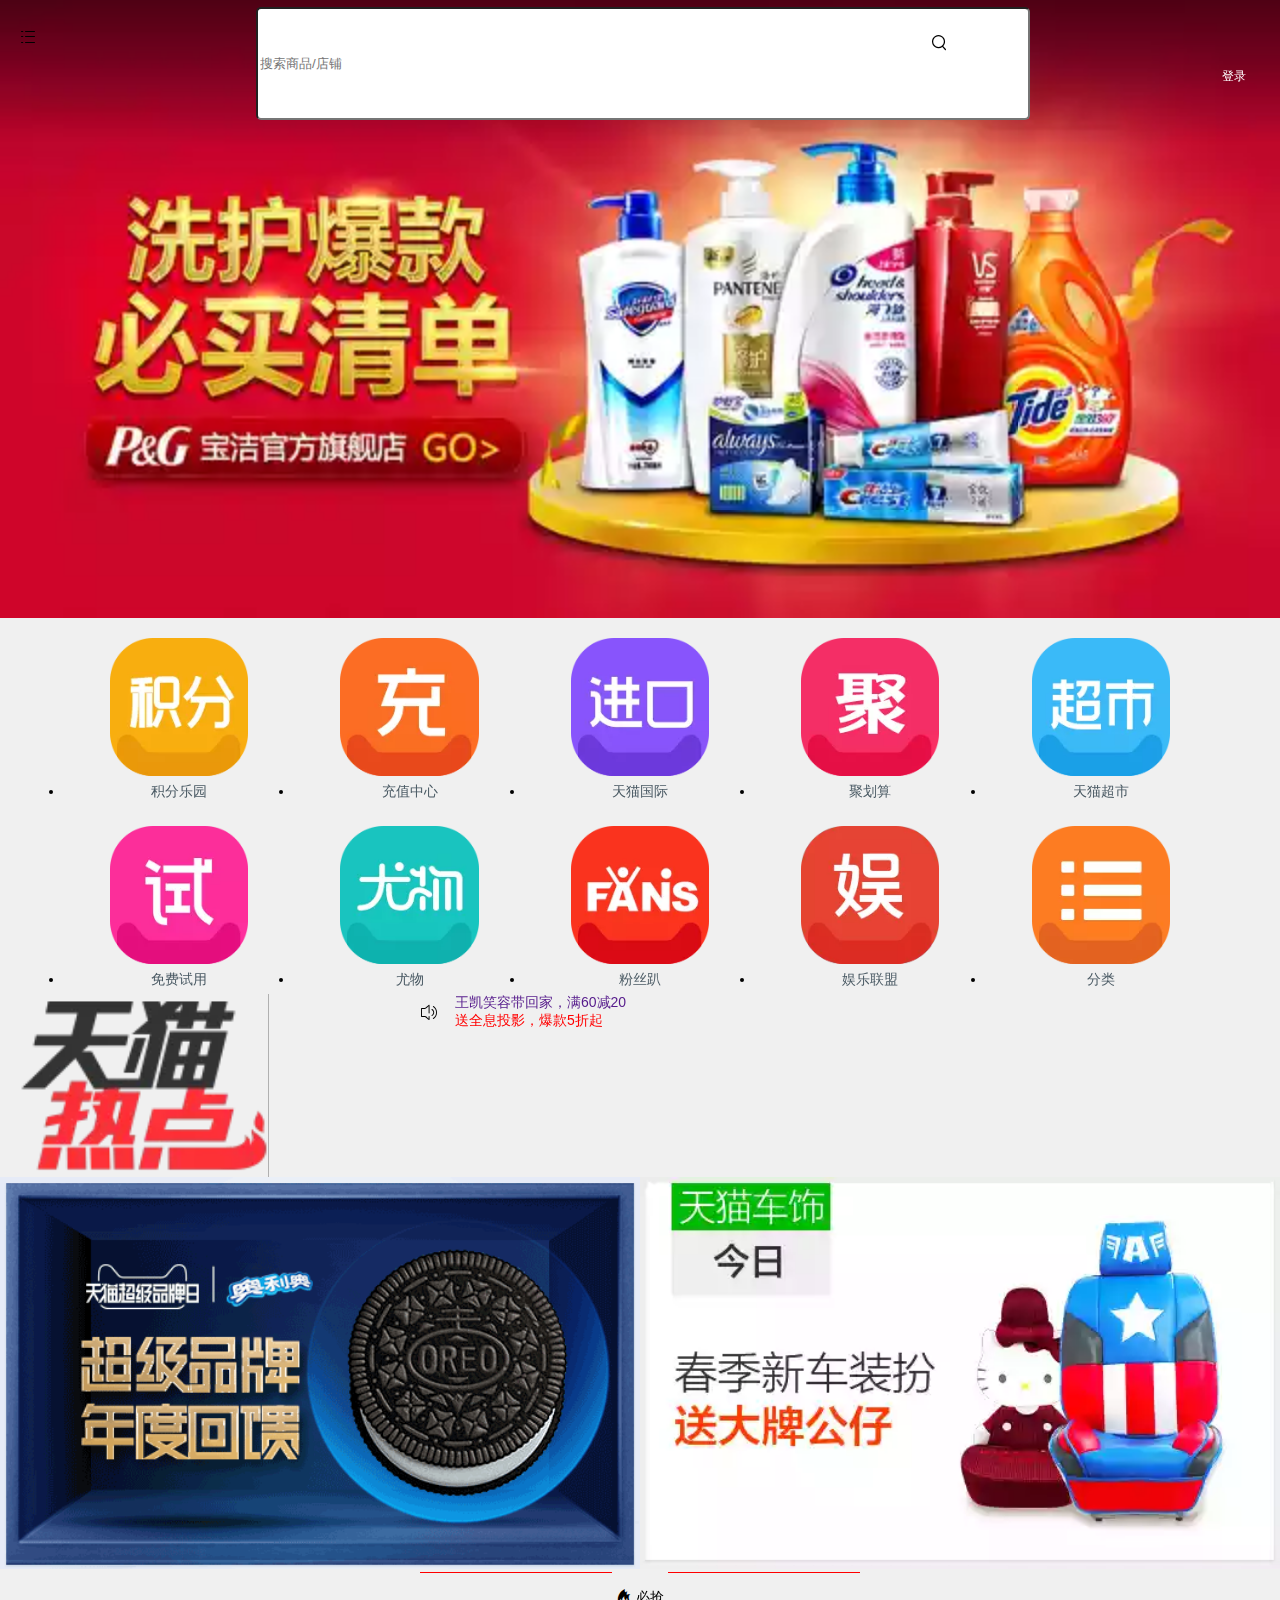
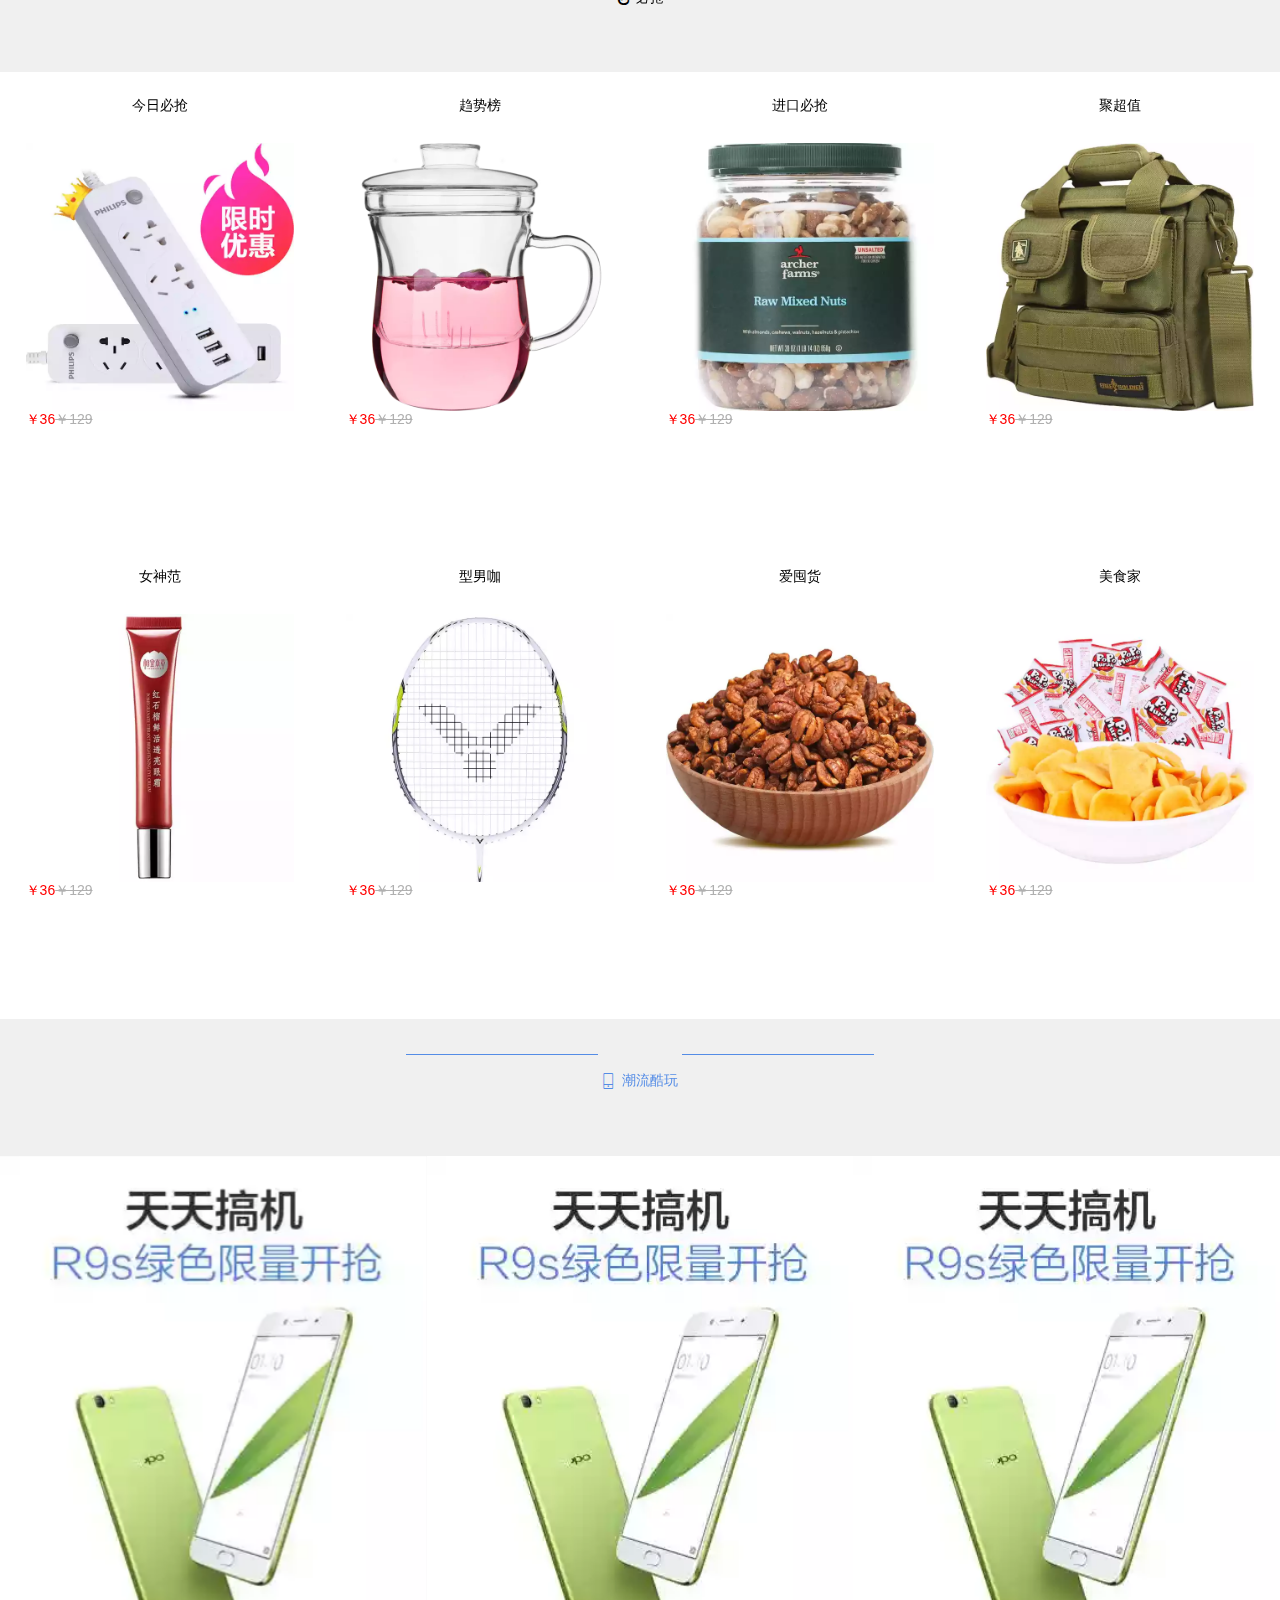
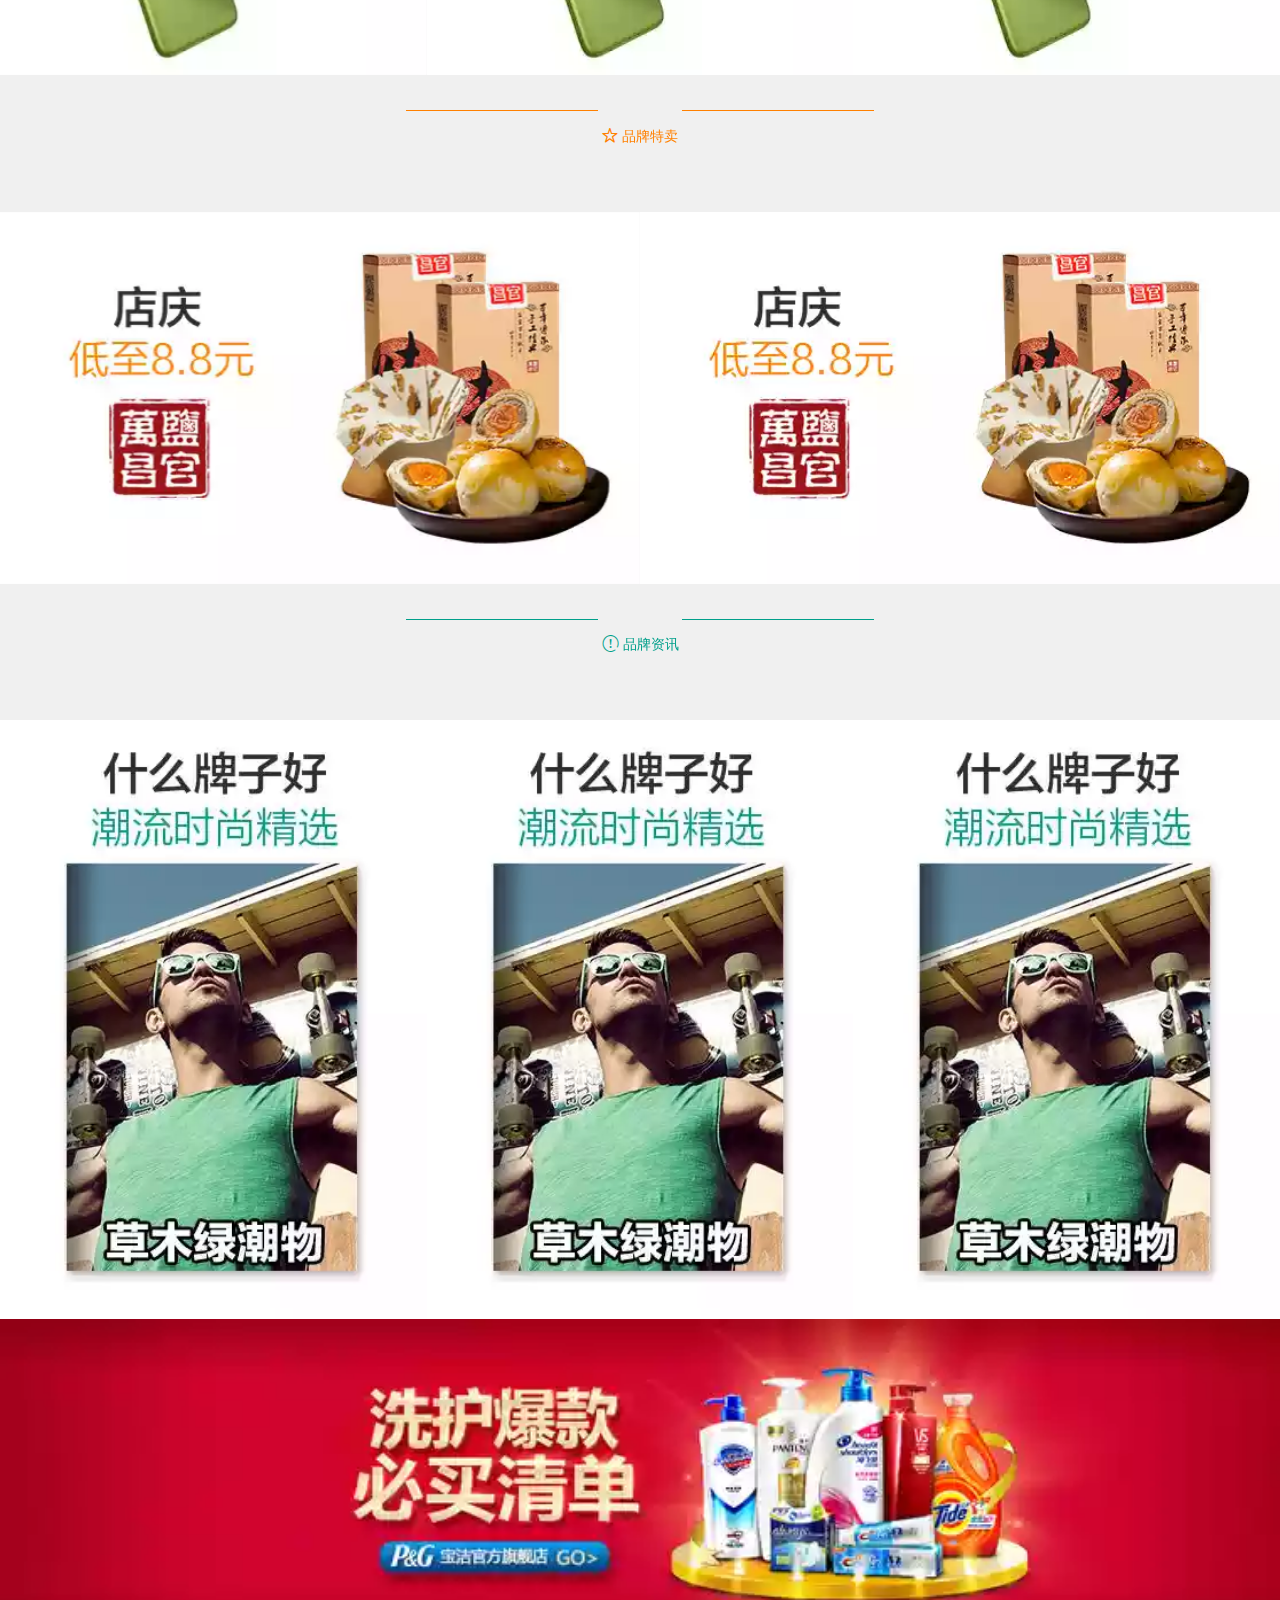
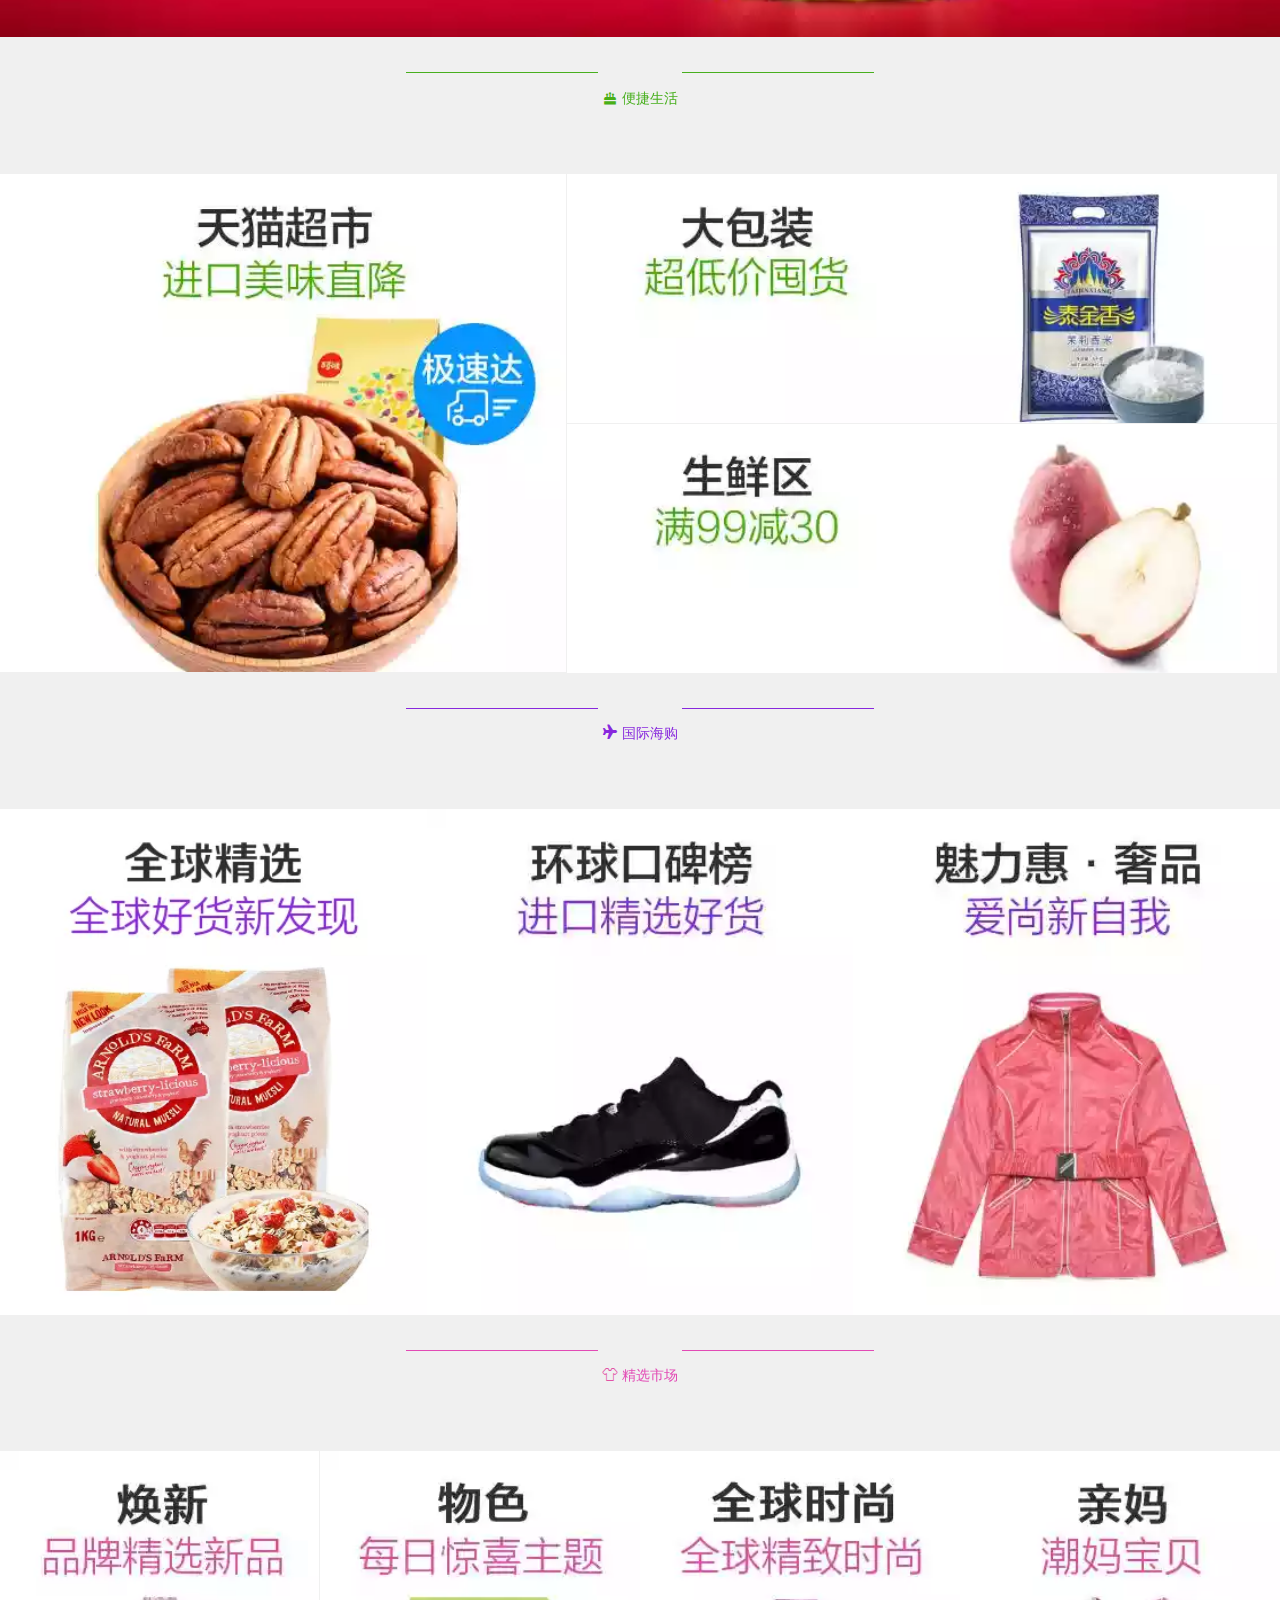
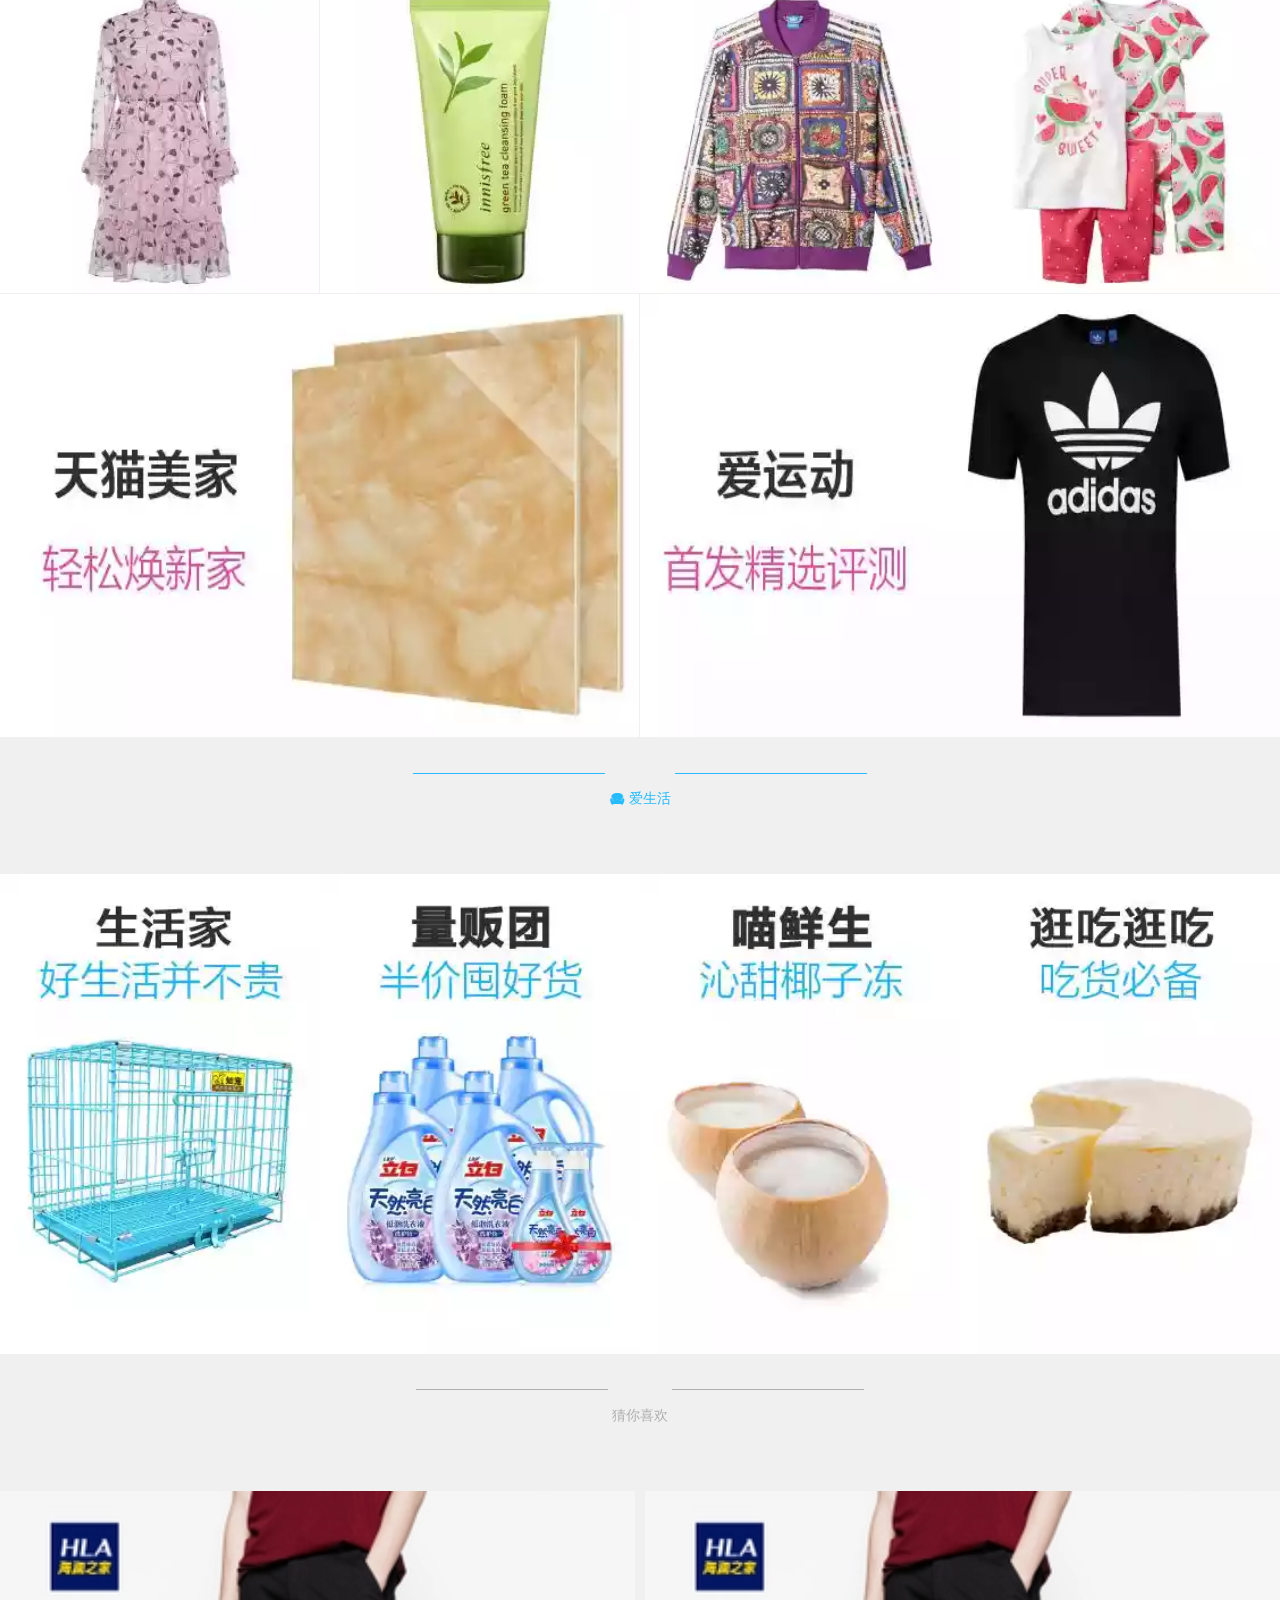
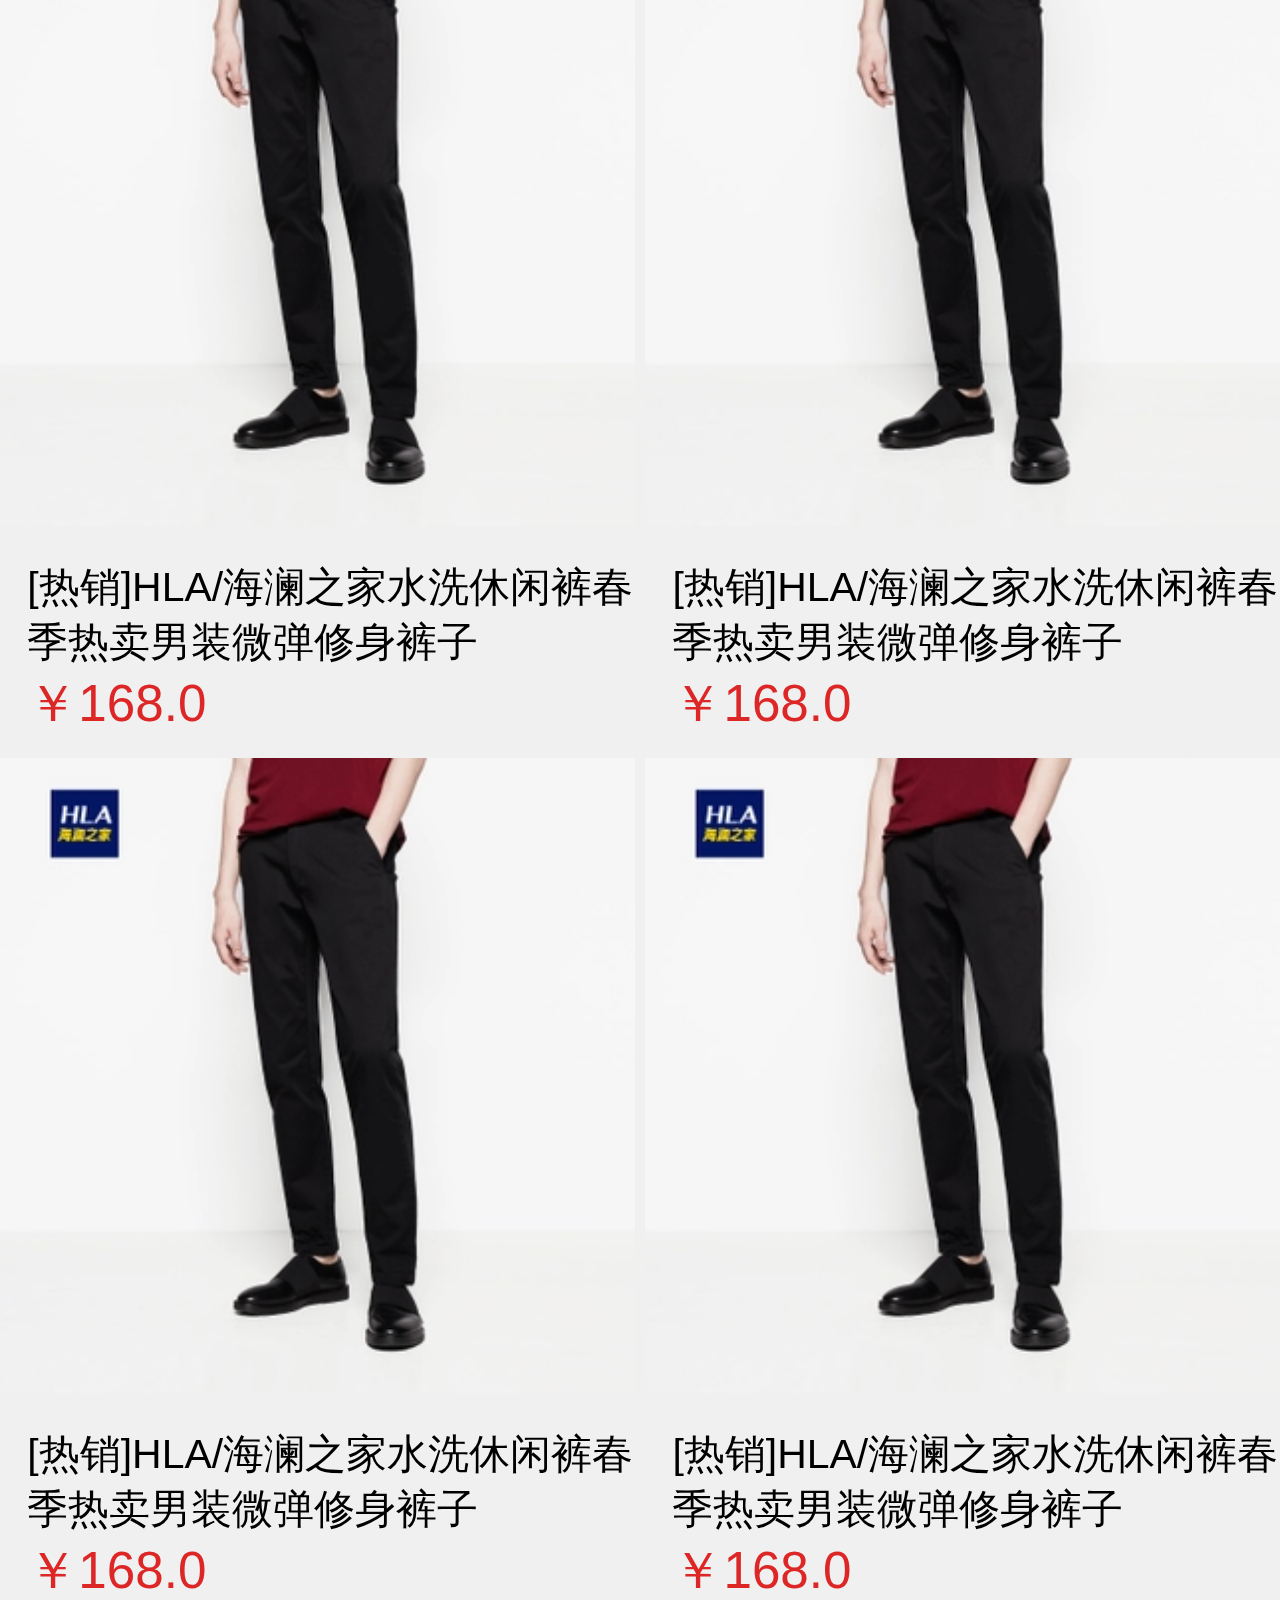
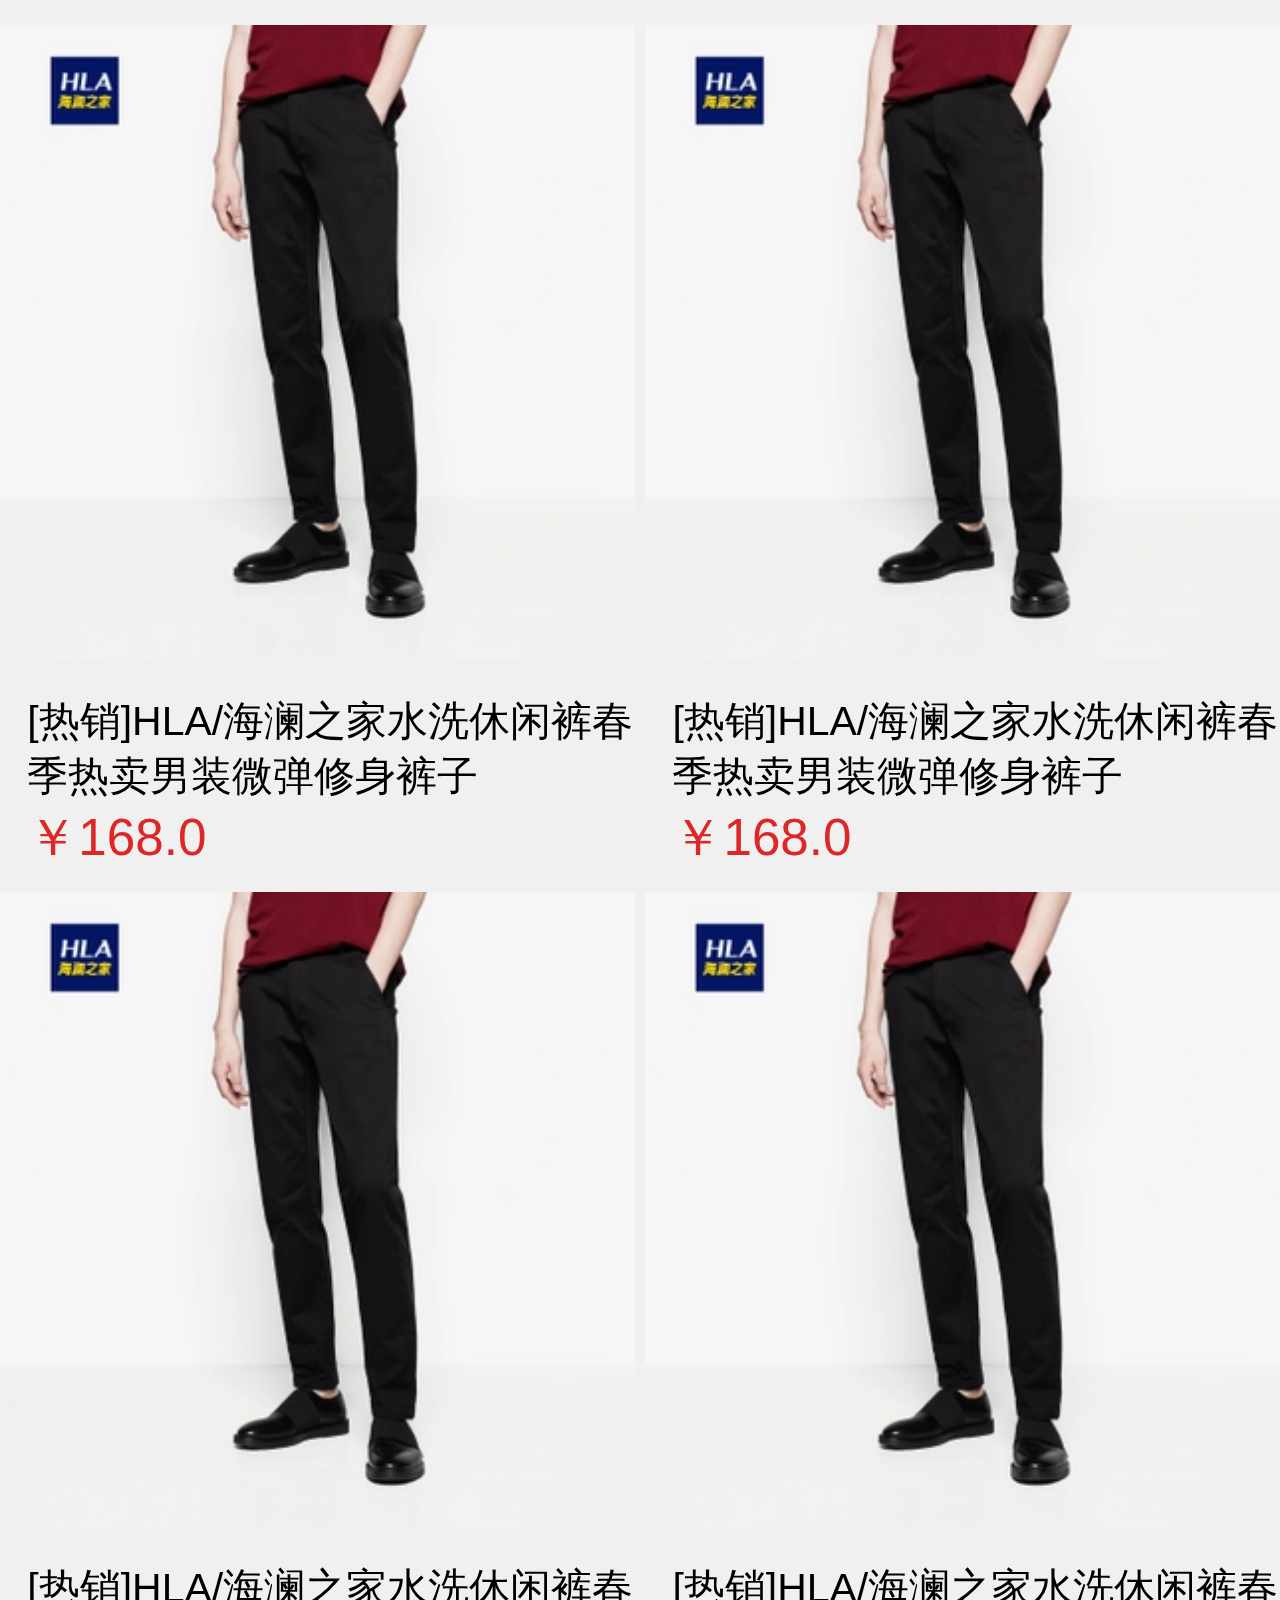
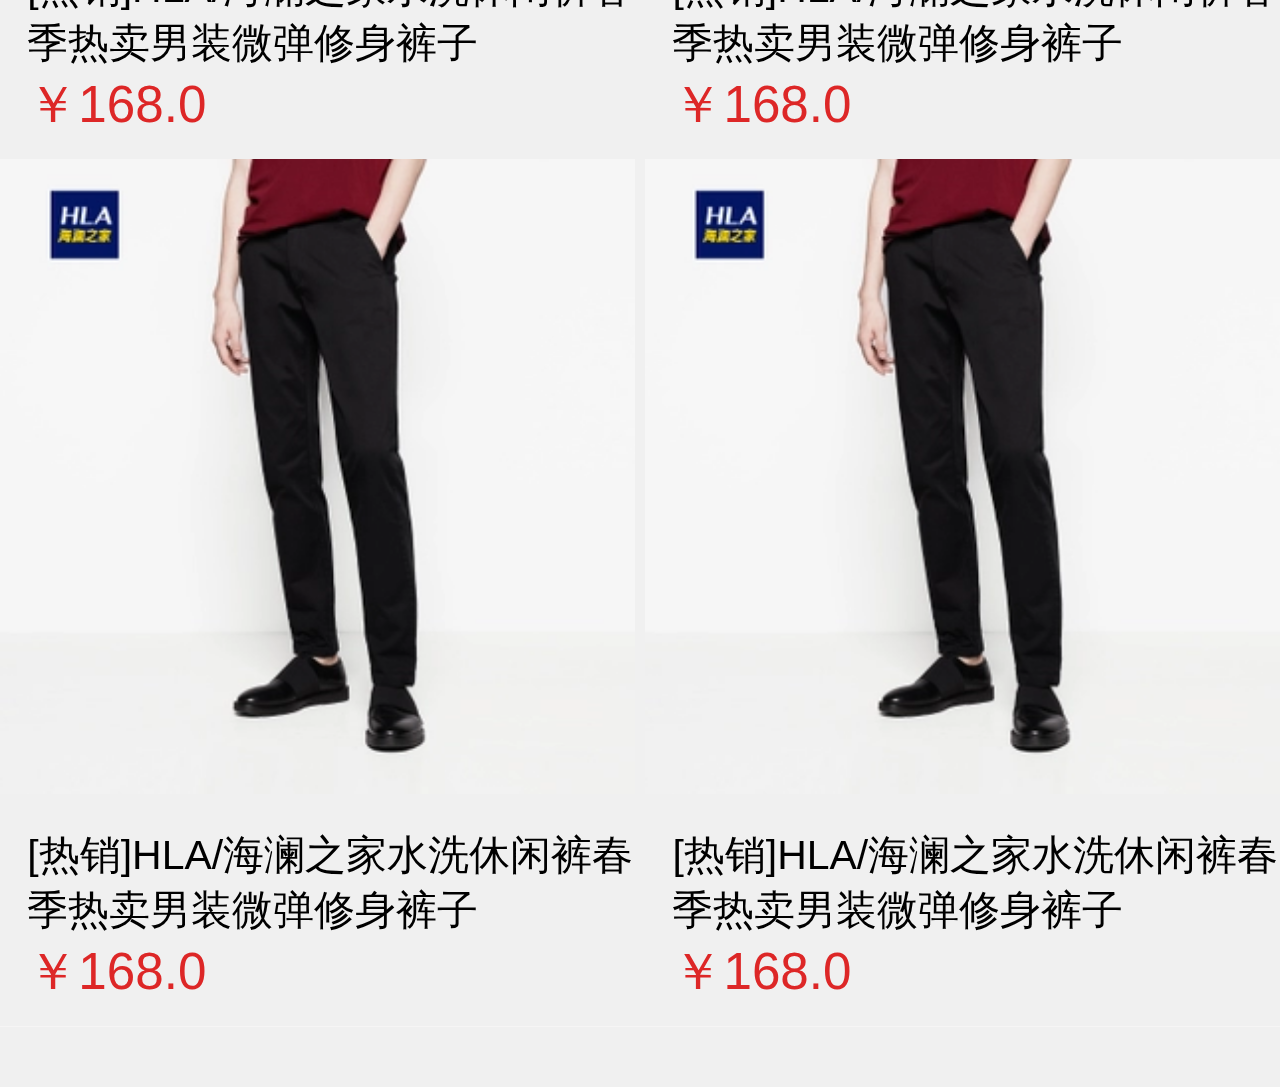
<file: index.html>
<!DOCTYPE html>
<html>
<head>
    <meta charset="utf-8">
    <meta name="viewport" content="initial-scale=1.0, maximum-scale=1.0, user-scalable=no" />
    <meta name="viewport" content="width=device-width, initial-scale=1.0, maximum-scale=1.0, user-scalable=0">
	<meta name="x5-orientation" content="portrait | landscape" />
	<meta name="screen-orientation" content="portrait">
	<meta name="x5-fullscreen" content="true" />
	<meta name="full-screen" content="yes">
	<meta name="format-detection" content="telephone=no, email=no" />
    <title></title>
    <link rel="stylesheet" type="text/css" href="css/new_file.css"/>
    <link rel="stylesheet" href="css/iconfont.css" />
    <script type="text/javascript" src="js/new_file.js">
    	
   		document.addEventListener('plusready', function(){
   			//console.log("所有plus api都应该在此事件发生后调用，否则会出现plus is undefined。"
   			
   		});
   		
    </script>
</head>
<body>
	<div class="head">
		<div class="banner">
			<a href=""><img src="img/banner.png" alt="" />
			</a>
		</div>
		<div class="nav">
			<i class="iconfont icon-hanbaobao hbb">
				
			</i>
			<div class="biaoge">
				<input class="navsousuo" type="text" placeholder="搜索商品/店铺"/>
				<i class="iconfont icon-search fdj">
					
				</i>
			</div>
			<a href="">
				<span>登录
				</span>
			</a>
		</div>
		
	</div>
	<ul class="subbanner">
		<li>
			<a href="">
				<img src="img/jf.webp" alt="" />
				<span>积分乐园
				</span>
			</a>
		</li>
		<li>
			<a href="">				
				<img src="img/cz.webp" alt="" />
				<span>充值中心
				</span>
			</a>
		</li>
		<li>
			<a href="">
				<img src="img/jk.webp" alt="" />
				<span>天猫国际
				</span>
			</a>
		</li>
		<li>
			<a href="">
				<img src="img/jj.webp" alt="" />
				<span>聚划算
				</span>
			</a>
		</li>
		<li>
			<a href="">
				<img src="img/cs.webp" alt="" />
				<span>天猫超市
				</span>
			</a>
		</li>
		<li>
			<a href="">
				<img src="img/shi.webp" alt="" />
				<span>免费试用
				</span>
			</a>
		</li>
		<li>
			<a href="">
				<img src="img/yw.webp" alt="" />
				<span>尤物
				</span>
			</a>
		</li>
		<li>
			<a href="">
				<img src="img/fs.webp" alt="" />
				<span>粉丝趴
				</span>
			</a>
		</li>
		<li>
			<a href="">
				<img src="img/yl.webp" alt="" />
				<span>娱乐联盟
				</span>
			</a>
		</li>
		<li>
			<a href="">
				<img src="img/hbb.webp" alt="" />
				<span>分类
				</span>
			</a>
		</li>
	</ul>
	<div class="guanggao">
		<a class="ggleft" href="">
			<img src="img/rd.webp" alt="" />
		</a>
		<div class="guanggao1">	
			<a href="">
				王凯笑容带回家，满60减20
			</a>
			<br />
			<span>
				送全息投影，爆款5折起
			</span>
			<i class="iconfont icon-laba">
				
			</i>
		</div>
	</div>
	<div class="ertu">
		<a class="et1" href="">
			<img src="img/aoliao.gif" alt="" />
		</a>
		<a class="et2" href="">
			<img src="img/jinri.webp" alt="" />
		</a>
	</div>
	<div class="bq">
		
		<div class="zx">
			
		</div>
		<i class="iconfont icon-huo">
			
		</i>
		<span>
			必抢
		</span>
		<div class="zx">
			
		</div>
	</div>
	<div class="bqmain">
		<div class="bqmain1">
			<h3>
				今日必抢
			</h3>
			<img src="img/ayi.webp" alt="" />
			<span>￥36 </span>
			<del>
				￥129
			</del>
		</div>
		<div class="bqmain1">
			<h3>
				趋势榜
			</h3>
			<img src="img/aer.webp" alt="" />
			<span>￥36 </span>
			<del>
				￥129
			</del>
		</div>
		<div class="bqmain1">
			<h3>
				进口必抢
			</h3>
			<img src="img/asan.webp" alt="" />
			<span>￥36 </span>
			<del>
				￥129
			</del>
		</div>
		<div class="bqmain1">
			<h3>
				聚超值
			</h3>
			<img src="img/asi.webp" alt="" />
			<span>￥36 </span>
			<del>
				￥129
			</del>
		</div>
		<div class="bqmain1">
			<h3>
				女神范
			</h3>
			<img src="img/awu.webp" alt="" />
			<span>￥36 </span>
			<del>
				￥129
			</del>
		</div>
		<div class="bqmain1">
			<h3>
				型男咖
			</h3>
			<img src="img/aliu.webp" alt="" />
			<span>￥36 </span>
			<del>
				￥129
			</del>
		</div>
		<div class="bqmain1">
			<h3>
				爱囤货
			</h3>
			<img src="img/aqi.webp" alt="" />
			<span>￥36 </span> 
			<del>
				￥129
			</del>
		</div>
		<div class="bqmain1">
			<h3>
				美食家
			</h3>
			<img src="img/aba.webp" alt="" />
			<span>￥36 </span>
			<del>
				￥129
			</del>
		</div>
	</div>
	<div class="bq">
		
		<div class="zx zx1">
			
		</div>
		<i class="iconfont icon-shouji">
			
		</i>
		<span class="bq2span">
			潮流酷玩
		</span>
		<div class="zx zx1">
			
		</div>
	</div>
	<div class="bq2">
		<div class="bq2_1">
			<a href="">
				<img src="img/bq2.webp" alt="" />
			</a>
		</div>
		<div class="bq2_1">
			<a href="">
				<img src="img/bq2.webp" alt="" />
			</a>
		</div>
		<div class="bq2_1">
			<a href="">
				<img src="img/bq2.webp" alt="" />
			</a>
		</div>		
	</div>
	<div class="bq">
		
		<div class="zx zx2">
			
		</div>
		<i class="iconfont icon-xingxing">
			
		</i>
		<span class="bq3span">
			品牌特卖
		</span>
		<div class="zx zx2">
			
		</div>
	</div>
	<div class="bq3">
		<img src="img/bq3.webp" alt="" />
		<img src="img/bq3.webp" alt="" />
	</div>
	<!--必抢第三块-->
	<div class="bq">
		
		<div class="zx zx3">
			
		</div>
		<i class="iconfont icon-iconfontgantanhao">
			
		</i>
		<span class="bq4span">
			品牌资讯
		</span>
		<div class="zx zx3">		
		</div>
	</div>
	<div class="bq4">
		<img src="img/bq4.webp" alt="" />
		<img src="img/bq4.webp" alt="" />
		<img src="img/bq4.webp" alt="" />
	</div>
	<img class="bq4gg" src="img/bq4guanggao.webp" alt="" />
<!--必抢第四块-->
	<div class="bq">
		
		<div class="zx zx4">
			
		</div>
		<i class="iconfont icon-icon-test">
			
		</i>
		<span class="bq5span">
			便捷生活
		</span>
		<div class="zx zx4">		
		</div>
	</div>
	<div class="bq5">
		<img class="bq5img1" src="img/bq51_.webp" alt="" />
		<img class="bq5img2"  src="img/bq52_.webp" alt="" />
		<img class="bq5img3" src="img/bq53.webp" alt="" />
	</div>
<!--必抢第五块-->
	<div class="bq">
		
		<div class="zx zx5">
			
		</div>
		<i class="iconfont icon-feiji">
			
		</i>
		<span class="bq6span">
			国际海购
		</span>
		<div class="zx zx5">		
		</div>
	</div>
	<div class="bq6">
		<img src="img/bq61_.webp" alt="" />
		<img src="img/bq62_.webp" alt="" />
		<img src="img/bq63_.webp" alt="" />
	</div>
<!--必抢第六块-->
	<div class="bq">
		
		<div class="zx zx6">
			
		</div>
		<i class="iconfont icon-yifu">
			
		</i>
		<span class="bq7span">
			精选市场
		</span>
		<div class="zx zx6">		
		</div>
	</div>
	<div class="bq7">
		<img src="img/bq7.webp" alt="" />
		<img src="img/bq72.webp" alt="" />
		<img src="img/bq73.webp" alt="" />
		<img src="img/bq74.webp" alt="" />
		<img src="img/bq75.webp" alt="" />
		<img src="img/bq76.webp" alt="" />
	</div>
<!--必抢第七块-->
	<div class="bq">
		
		<div class="zx zx7">
			
		</div>
		<i class="iconfont icon-shafa">
			
		</i>
		<span class="bq8span">
			爱生活
		</span>
		<div class="zx zx7">		
		</div>
	</div>
	<div class="bq8">
		<img src="img/bq81.webp" alt="" />
		<img src="img/bq82.webp" alt="" />
		<img src="img/bq83.webp" alt="" />
		<img src="img/bq84.webp" alt="" />
	</div>
	<!--第八快-->
	<div class="bq">
		
		<div class="zx zx8">
			
		</div>

		<span class="bq9span">
			猜你喜欢
		</span>
		<div class="zx zx8">		
		</div>
	</div>
	<div class="bq9">
		<div class="bq9_1">
			<img src="img/main1_.webp" alt="" />
			<div class="bq9_1_1">
				<p>[热销]HLA/海澜之家水洗休闲裤春季热卖男装微弹修身裤子
				<br />
					<span>￥168.0</span>
				</p>
			</div>
		</div>
		<div class="bq9_1">
			<img src="img/main1_.webp" alt="" />
			<div class="bq9_1_1">
				<p>[热销]HLA/海澜之家水洗休闲裤春季热卖男装微弹修身裤子
				<br />
					<span>￥168.0</span>
				</p>
			</div>
		</div>
		<div class="bq9_1">
			<img src="img/main1_.webp" alt="" />
			<div class="bq9_1_1">
				<p>[热销]HLA/海澜之家水洗休闲裤春季热卖男装微弹修身裤子
				<br />
					<span>￥168.0</span>
				</p>
			</div>
		</div>
		<div class="bq9_1">
			<img src="img/main1_.webp" alt="" />
			<div class="bq9_1_1">
				<p>[热销]HLA/海澜之家水洗休闲裤春季热卖男装微弹修身裤子
				<br />
					<span>￥168.0</span>
				</p>
			</div>
		</div>
		<div class="bq9_1">
			<img src="img/main1_.webp" alt="" />
			<div class="bq9_1_1">
				<p>[热销]HLA/海澜之家水洗休闲裤春季热卖男装微弹修身裤子
				<br />
					<span>￥168.0</span>
				</p>
			</div>
		</div>
		<div class="bq9_1">
			<img src="img/main1_.webp" alt="" />
			<div class="bq9_1_1">
				<p>[热销]HLA/海澜之家水洗休闲裤春季热卖男装微弹修身裤子
				<br />
					<span>￥168.0</span>
				</p>
			</div>
		</div>
		<div class="bq9_1">
			<img src="img/main1_.webp" alt="" />
			<div class="bq9_1_1">
				<p>[热销]HLA/海澜之家水洗休闲裤春季热卖男装微弹修身裤子
				<br />
					<span>￥168.0</span>
				</p>
			</div>
		</div>
		<div class="bq9_1">
			<img src="img/main1_.webp" alt="" />
			<div class="bq9_1_1">
				<p>[热销]HLA/海澜之家水洗休闲裤春季热卖男装微弹修身裤子
				<br />
					<span>￥168.0</span>
				</p>
			</div>
		</div>
		<div class="bq9_1">
			<img src="img/main1_.webp" alt="" />
			<div class="bq9_1_1">
				<p>[热销]HLA/海澜之家水洗休闲裤春季热卖男装微弹修身裤子
				<br />
					<span>￥168.0</span>
				</p>
			</div>
		</div>
		<div class="bq9_1">
			<img src="img/main1_.webp" alt="" />
			<div class="bq9_1_1">
				<p>[热销]HLA/海澜之家水洗休闲裤春季热卖男装微弹修身裤子
				<br />
					<span>￥168.0</span>
				</p>
			</div>
		</div>
	</div>
</body>
</html>
</file>
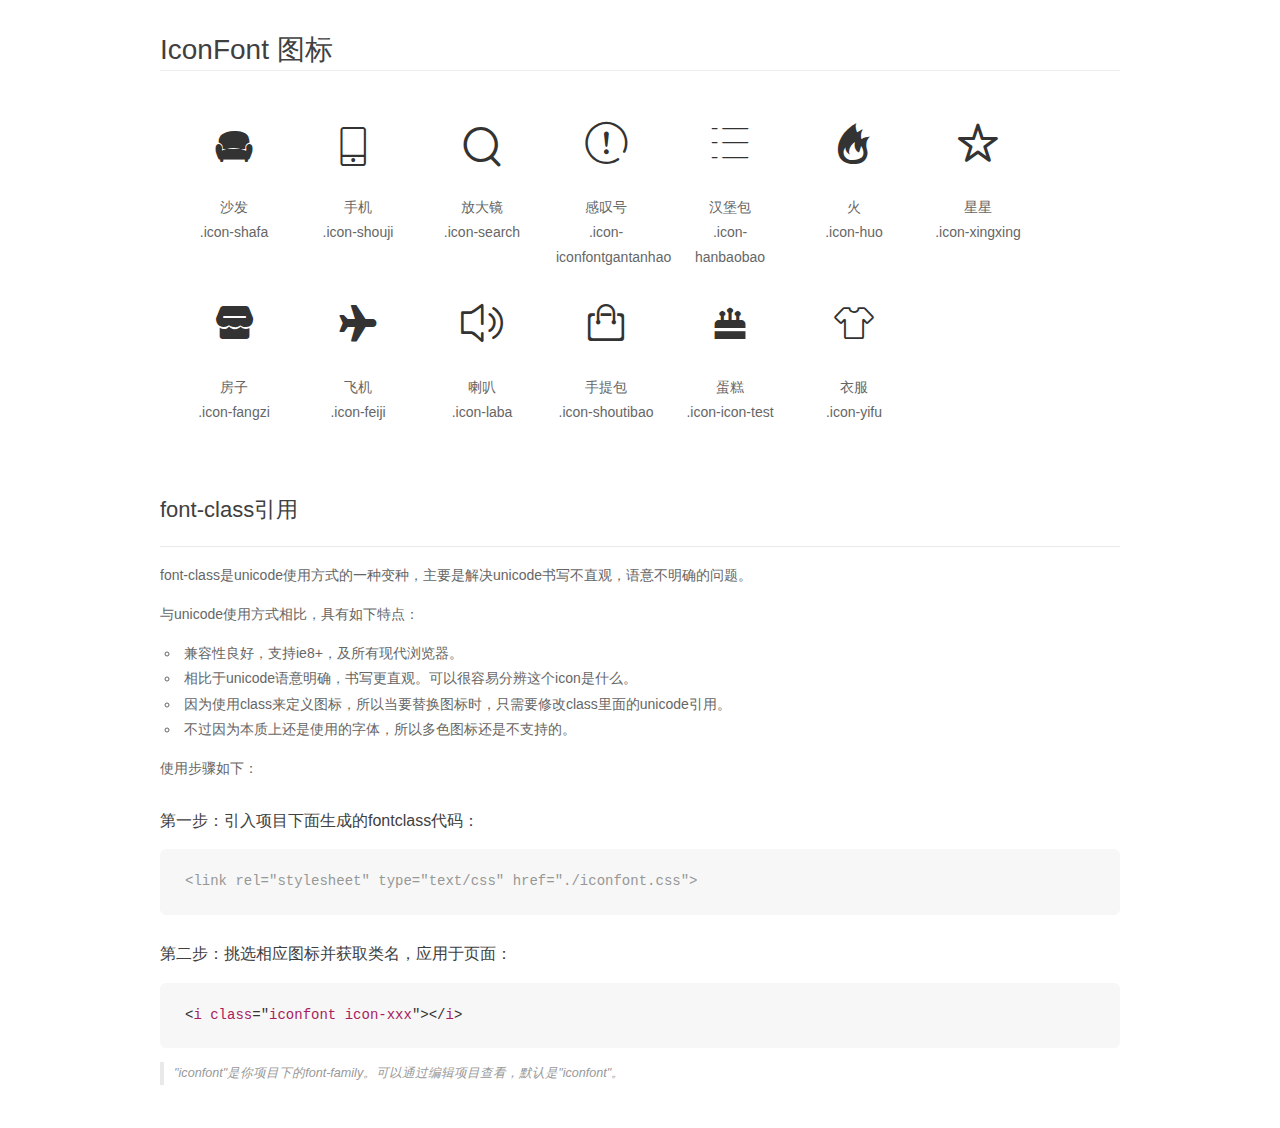
<file: font_ahm0bimqh8e61or/demo_fontclass.html>
<!DOCTYPE html>
<html>
<head>
    <meta charset="utf-8"/>
    <title>IconFont</title>
    <link rel="stylesheet" href="demo.css">
    <link rel="stylesheet" href="iconfont.css">
</head>
<body>
    <div class="main markdown">
        <h1>IconFont 图标</h1>
        <ul class="icon_lists clear">
            
                <li>
                <i class="icon iconfont icon-shafa"></i>
                    <div class="name">沙发</div>
                    <div class="fontclass">.icon-shafa</div>
                </li>
            
                <li>
                <i class="icon iconfont icon-shouji"></i>
                    <div class="name">手机</div>
                    <div class="fontclass">.icon-shouji</div>
                </li>
            
                <li>
                <i class="icon iconfont icon-search"></i>
                    <div class="name">放大镜</div>
                    <div class="fontclass">.icon-search</div>
                </li>
            
                <li>
                <i class="icon iconfont icon-iconfontgantanhao"></i>
                    <div class="name">感叹号</div>
                    <div class="fontclass">.icon-iconfontgantanhao</div>
                </li>
            
                <li>
                <i class="icon iconfont icon-hanbaobao"></i>
                    <div class="name">汉堡包</div>
                    <div class="fontclass">.icon-hanbaobao</div>
                </li>
            
                <li>
                <i class="icon iconfont icon-huo"></i>
                    <div class="name">火</div>
                    <div class="fontclass">.icon-huo</div>
                </li>
            
                <li>
                <i class="icon iconfont icon-xingxing"></i>
                    <div class="name">星星</div>
                    <div class="fontclass">.icon-xingxing</div>
                </li>
            
                <li>
                <i class="icon iconfont icon-fangzi"></i>
                    <div class="name">房子</div>
                    <div class="fontclass">.icon-fangzi</div>
                </li>
            
                <li>
                <i class="icon iconfont icon-feiji"></i>
                    <div class="name">飞机</div>
                    <div class="fontclass">.icon-feiji</div>
                </li>
            
                <li>
                <i class="icon iconfont icon-laba"></i>
                    <div class="name">喇叭</div>
                    <div class="fontclass">.icon-laba</div>
                </li>
            
                <li>
                <i class="icon iconfont icon-shoutibao"></i>
                    <div class="name">手提包</div>
                    <div class="fontclass">.icon-shoutibao</div>
                </li>
            
                <li>
                <i class="icon iconfont icon-icon-test"></i>
                    <div class="name">蛋糕</div>
                    <div class="fontclass">.icon-icon-test</div>
                </li>
            
                <li>
                <i class="icon iconfont icon-yifu"></i>
                    <div class="name">衣服</div>
                    <div class="fontclass">.icon-yifu</div>
                </li>
            
        </ul>

        <h2 id="font-class-">font-class引用</h2>
        <hr>

        <p>font-class是unicode使用方式的一种变种，主要是解决unicode书写不直观，语意不明确的问题。</p>
        <p>与unicode使用方式相比，具有如下特点：</p>
        <ul>
        <li>兼容性良好，支持ie8+，及所有现代浏览器。</li>
        <li>相比于unicode语意明确，书写更直观。可以很容易分辨这个icon是什么。</li>
        <li>因为使用class来定义图标，所以当要替换图标时，只需要修改class里面的unicode引用。</li>
        <li>不过因为本质上还是使用的字体，所以多色图标还是不支持的。</li>
        </ul>
        <p>使用步骤如下：</p>
        <h3 id="-fontclass-">第一步：引入项目下面生成的fontclass代码：</h3>


        <pre><code class="lang-js hljs javascript"><span class="hljs-comment">&lt;link rel="stylesheet" type="text/css" href="./iconfont.css"&gt;</span></code></pre>
        <h3 id="-">第二步：挑选相应图标并获取类名，应用于页面：</h3>
        <pre><code class="lang-css hljs">&lt;<span class="hljs-selector-tag">i</span> <span class="hljs-selector-tag">class</span>="<span class="hljs-selector-tag">iconfont</span> <span class="hljs-selector-tag">icon-xxx</span>"&gt;&lt;/<span class="hljs-selector-tag">i</span>&gt;</code></pre>
        <blockquote>
        <p>"iconfont"是你项目下的font-family。可以通过编辑项目查看，默认是"iconfont"。</p>
        </blockquote>
    </div>
</body>
</html>
</file>
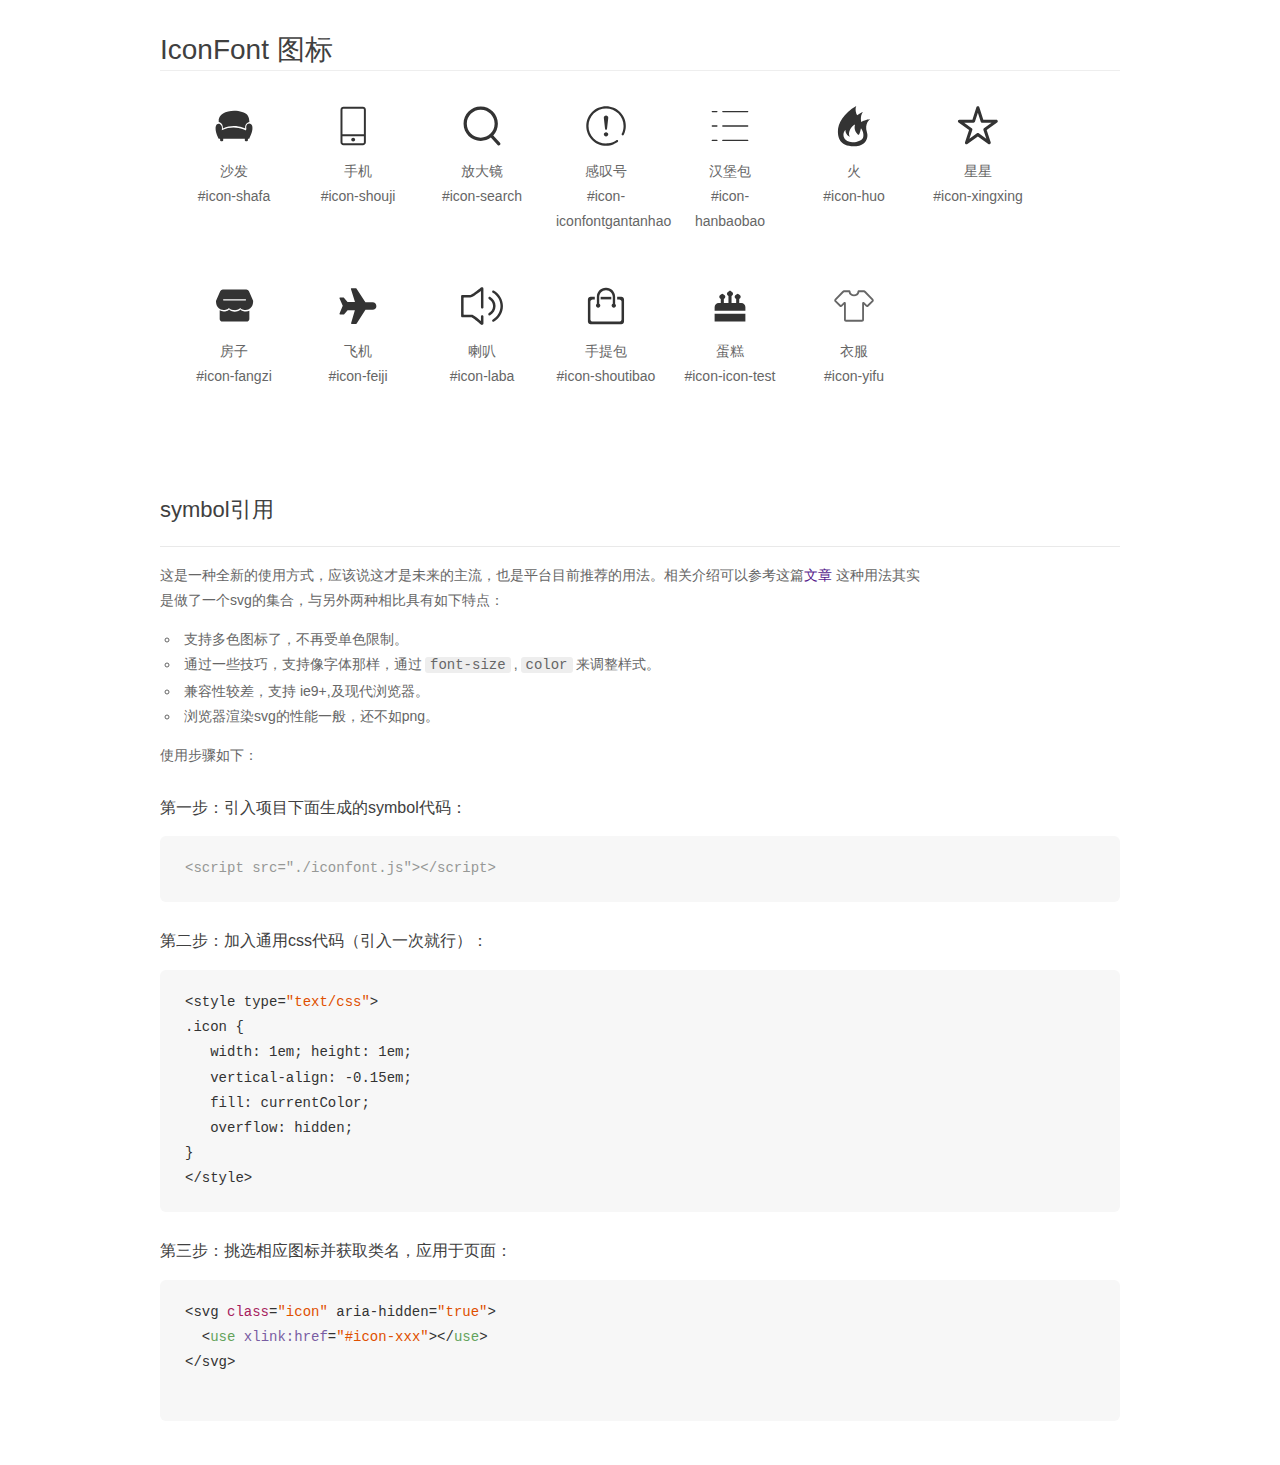
<file: font_ahm0bimqh8e61or/demo_symbol.html>
<!DOCTYPE html>
<html>
<head>
    <meta charset="utf-8"/>
    <title>IconFont</title>
    <link rel="stylesheet" href="demo.css">
    <script src="iconfont.js"></script>

    <style type="text/css">
        .icon {
          /* 通过设置 font-size 来改变图标大小 */
          width: 1em; height: 1em;
          /* 图标和文字相邻时，垂直对齐 */
          vertical-align: -0.15em;
          /* 通过设置 color 来改变 SVG 的颜色/fill */
          fill: currentColor;
          /* path 和 stroke 溢出 viewBox 部分在 IE 下会显示
             normalize.css 中也包含这行 */
          overflow: hidden;
        }

    </style>
</head>
<body>
    <div class="main markdown">
        <h1>IconFont 图标</h1>
        <ul class="icon_lists clear">
            
                <li>
                    <svg class="icon" aria-hidden="true">
                        <use xlink:href="#icon-shafa"></use>
                    </svg>
                    <div class="name">沙发</div>
                    <div class="fontclass">#icon-shafa</div>
                </li>
            
                <li>
                    <svg class="icon" aria-hidden="true">
                        <use xlink:href="#icon-shouji"></use>
                    </svg>
                    <div class="name">手机</div>
                    <div class="fontclass">#icon-shouji</div>
                </li>
            
                <li>
                    <svg class="icon" aria-hidden="true">
                        <use xlink:href="#icon-search"></use>
                    </svg>
                    <div class="name">放大镜</div>
                    <div class="fontclass">#icon-search</div>
                </li>
            
                <li>
                    <svg class="icon" aria-hidden="true">
                        <use xlink:href="#icon-iconfontgantanhao"></use>
                    </svg>
                    <div class="name">感叹号</div>
                    <div class="fontclass">#icon-iconfontgantanhao</div>
                </li>
            
                <li>
                    <svg class="icon" aria-hidden="true">
                        <use xlink:href="#icon-hanbaobao"></use>
                    </svg>
                    <div class="name">汉堡包</div>
                    <div class="fontclass">#icon-hanbaobao</div>
                </li>
            
                <li>
                    <svg class="icon" aria-hidden="true">
                        <use xlink:href="#icon-huo"></use>
                    </svg>
                    <div class="name">火</div>
                    <div class="fontclass">#icon-huo</div>
                </li>
            
                <li>
                    <svg class="icon" aria-hidden="true">
                        <use xlink:href="#icon-xingxing"></use>
                    </svg>
                    <div class="name">星星</div>
                    <div class="fontclass">#icon-xingxing</div>
                </li>
            
                <li>
                    <svg class="icon" aria-hidden="true">
                        <use xlink:href="#icon-fangzi"></use>
                    </svg>
                    <div class="name">房子</div>
                    <div class="fontclass">#icon-fangzi</div>
                </li>
            
                <li>
                    <svg class="icon" aria-hidden="true">
                        <use xlink:href="#icon-feiji"></use>
                    </svg>
                    <div class="name">飞机</div>
                    <div class="fontclass">#icon-feiji</div>
                </li>
            
                <li>
                    <svg class="icon" aria-hidden="true">
                        <use xlink:href="#icon-laba"></use>
                    </svg>
                    <div class="name">喇叭</div>
                    <div class="fontclass">#icon-laba</div>
                </li>
            
                <li>
                    <svg class="icon" aria-hidden="true">
                        <use xlink:href="#icon-shoutibao"></use>
                    </svg>
                    <div class="name">手提包</div>
                    <div class="fontclass">#icon-shoutibao</div>
                </li>
            
                <li>
                    <svg class="icon" aria-hidden="true">
                        <use xlink:href="#icon-icon-test"></use>
                    </svg>
                    <div class="name">蛋糕</div>
                    <div class="fontclass">#icon-icon-test</div>
                </li>
            
                <li>
                    <svg class="icon" aria-hidden="true">
                        <use xlink:href="#icon-yifu"></use>
                    </svg>
                    <div class="name">衣服</div>
                    <div class="fontclass">#icon-yifu</div>
                </li>
            
        </ul>


        <h2 id="symbol-">symbol引用</h2>
        <hr>

        <p>这是一种全新的使用方式，应该说这才是未来的主流，也是平台目前推荐的用法。相关介绍可以参考这篇<a href="">文章</a>
        这种用法其实是做了一个svg的集合，与另外两种相比具有如下特点：</p>
        <ul>
          <li>支持多色图标了，不再受单色限制。</li>
          <li>通过一些技巧，支持像字体那样，通过<code>font-size</code>,<code>color</code>来调整样式。</li>
          <li>兼容性较差，支持 ie9+,及现代浏览器。</li>
          <li>浏览器渲染svg的性能一般，还不如png。</li>
        </ul>
        <p>使用步骤如下：</p>
        <h3 id="-symbol-">第一步：引入项目下面生成的symbol代码：</h3>
        <pre><code class="lang-js hljs javascript"><span class="hljs-comment">&lt;script src="./iconfont.js"&gt;&lt;/script&gt;</span></code></pre>
        <h3 id="-css-">第二步：加入通用css代码（引入一次就行）：</h3>
        <pre><code class="lang-js hljs javascript">&lt;style type=<span class="hljs-string">"text/css"</span>&gt;
.icon {
   width: <span class="hljs-number">1</span>em; height: <span class="hljs-number">1</span>em;
   vertical-align: <span class="hljs-number">-0.15</span>em;
   fill: currentColor;
   overflow: hidden;
}
&lt;<span class="hljs-regexp">/style&gt;</span></code></pre>
        <h3 id="-">第三步：挑选相应图标并获取类名，应用于页面：</h3>
        <pre><code class="lang-js hljs javascript">&lt;svg <span class="hljs-class"><span class="hljs-keyword">class</span></span>=<span class="hljs-string">"icon"</span> aria-hidden=<span class="hljs-string">"true"</span>&gt;<span class="xml"><span class="hljs-tag">
  &lt;<span class="hljs-name">use</span> <span class="hljs-attr">xlink:href</span>=<span class="hljs-string">"#icon-xxx"</span>&gt;</span><span class="hljs-tag">&lt;/<span class="hljs-name">use</span>&gt;</span>
</span>&lt;<span class="hljs-regexp">/svg&gt;
        </span></code></pre>
    </div>
</body>
</html>
</file>
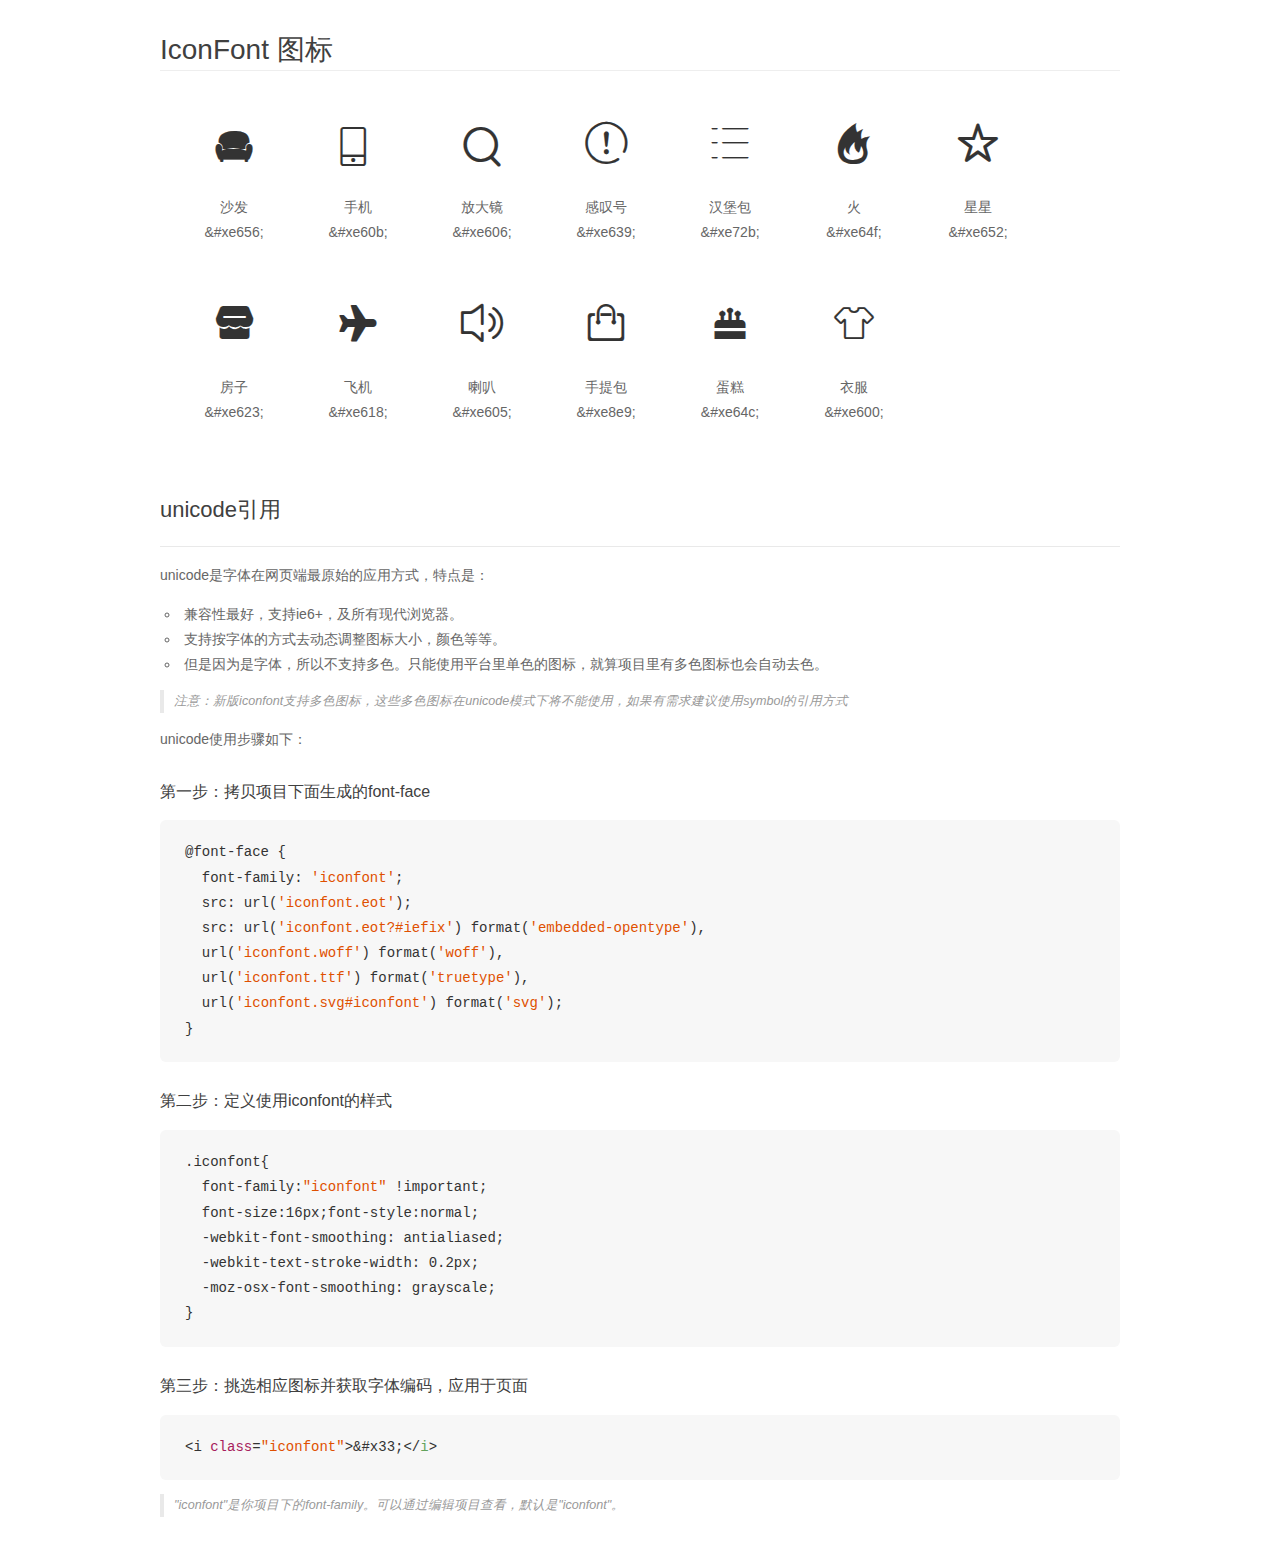
<file: font_ahm0bimqh8e61or/demo_unicode.html>
<!DOCTYPE html>
<html>
<head>
    <meta charset="utf-8"/>
    <title>IconFont</title>
    <link rel="stylesheet" href="demo.css">

    <style type="text/css">

        @font-face {font-family: "iconfont";
          src: url('iconfont.eot'); /* IE9*/
          src: url('iconfont.eot#iefix') format('embedded-opentype'), /* IE6-IE8 */
          url('iconfont.woff') format('woff'), /* chrome, firefox */
          url('iconfont.ttf') format('truetype'), /* chrome, firefox, opera, Safari, Android, iOS 4.2+*/
          url('iconfont.svg#iconfont') format('svg'); /* iOS 4.1- */
        }

        .iconfont {
          font-family:"iconfont" !important;
          font-size:16px;
          font-style:normal;
          -webkit-font-smoothing: antialiased;
          -webkit-text-stroke-width: 0.2px;
          -moz-osx-font-smoothing: grayscale;
        }

    </style>
</head>
<body>
    <div class="main markdown">
        <h1>IconFont 图标</h1>
        <ul class="icon_lists clear">
            
                <li>
                <i class="icon iconfont">&#xe656;</i>
                    <div class="name">沙发</div>
                    <div class="code">&amp;#xe656;</div>
                </li>
            
                <li>
                <i class="icon iconfont">&#xe60b;</i>
                    <div class="name">手机</div>
                    <div class="code">&amp;#xe60b;</div>
                </li>
            
                <li>
                <i class="icon iconfont">&#xe606;</i>
                    <div class="name">放大镜</div>
                    <div class="code">&amp;#xe606;</div>
                </li>
            
                <li>
                <i class="icon iconfont">&#xe639;</i>
                    <div class="name">感叹号</div>
                    <div class="code">&amp;#xe639;</div>
                </li>
            
                <li>
                <i class="icon iconfont">&#xe72b;</i>
                    <div class="name">汉堡包</div>
                    <div class="code">&amp;#xe72b;</div>
                </li>
            
                <li>
                <i class="icon iconfont">&#xe64f;</i>
                    <div class="name">火</div>
                    <div class="code">&amp;#xe64f;</div>
                </li>
            
                <li>
                <i class="icon iconfont">&#xe652;</i>
                    <div class="name">星星</div>
                    <div class="code">&amp;#xe652;</div>
                </li>
            
                <li>
                <i class="icon iconfont">&#xe623;</i>
                    <div class="name">房子</div>
                    <div class="code">&amp;#xe623;</div>
                </li>
            
                <li>
                <i class="icon iconfont">&#xe618;</i>
                    <div class="name">飞机</div>
                    <div class="code">&amp;#xe618;</div>
                </li>
            
                <li>
                <i class="icon iconfont">&#xe605;</i>
                    <div class="name">喇叭</div>
                    <div class="code">&amp;#xe605;</div>
                </li>
            
                <li>
                <i class="icon iconfont">&#xe8e9;</i>
                    <div class="name">手提包</div>
                    <div class="code">&amp;#xe8e9;</div>
                </li>
            
                <li>
                <i class="icon iconfont">&#xe64c;</i>
                    <div class="name">蛋糕</div>
                    <div class="code">&amp;#xe64c;</div>
                </li>
            
                <li>
                <i class="icon iconfont">&#xe600;</i>
                    <div class="name">衣服</div>
                    <div class="code">&amp;#xe600;</div>
                </li>
            
        </ul>
        <h2 id="unicode-">unicode引用</h2>
        <hr>

        <p>unicode是字体在网页端最原始的应用方式，特点是：</p>
        <ul>
        <li>兼容性最好，支持ie6+，及所有现代浏览器。</li>
        <li>支持按字体的方式去动态调整图标大小，颜色等等。</li>
        <li>但是因为是字体，所以不支持多色。只能使用平台里单色的图标，就算项目里有多色图标也会自动去色。</li>
        </ul>
        <blockquote>
        <p>注意：新版iconfont支持多色图标，这些多色图标在unicode模式下将不能使用，如果有需求建议使用symbol的引用方式</p>
        </blockquote>
        <p>unicode使用步骤如下：</p>
        <h3 id="-font-face">第一步：拷贝项目下面生成的font-face</h3>
        <pre><code class="lang-js hljs javascript">@font-face {
  font-family: <span class="hljs-string">'iconfont'</span>;
  src: url(<span class="hljs-string">'iconfont.eot'</span>);
  src: url(<span class="hljs-string">'iconfont.eot?#iefix'</span>) format(<span class="hljs-string">'embedded-opentype'</span>),
  url(<span class="hljs-string">'iconfont.woff'</span>) format(<span class="hljs-string">'woff'</span>),
  url(<span class="hljs-string">'iconfont.ttf'</span>) format(<span class="hljs-string">'truetype'</span>),
  url(<span class="hljs-string">'iconfont.svg#iconfont'</span>) format(<span class="hljs-string">'svg'</span>);
}
</code></pre>
        <h3 id="-iconfont-">第二步：定义使用iconfont的样式</h3>
        <pre><code class="lang-js hljs javascript">.iconfont{
  font-family:<span class="hljs-string">"iconfont"</span> !important;
  font-size:<span class="hljs-number">16</span>px;font-style:normal;
  -webkit-font-smoothing: antialiased;
  -webkit-text-stroke-width: <span class="hljs-number">0.2</span>px;
  -moz-osx-font-smoothing: grayscale;
}
</code></pre>
        <h3 id="-">第三步：挑选相应图标并获取字体编码，应用于页面</h3>
        <pre><code class="lang-js hljs javascript">&lt;i <span class="hljs-class"><span class="hljs-keyword">class</span></span>=<span class="hljs-string">"iconfont"</span>&gt;&amp;#x33;<span class="xml"><span class="hljs-tag">&lt;/<span class="hljs-name">i</span>&gt;</span></span></code></pre>

        <blockquote>
        <p>"iconfont"是你项目下的font-family。可以通过编辑项目查看，默认是"iconfont"。</p>
        </blockquote>
    </div>


</body>
</html>
</file>
<file: css/new_file.css>
*{
	margin: 0;
	padding: 0;
	-webkit-tap-highlight-color: rgba(0, 0, 0, 0);
	-webkit-appearance: none;
	-webkit-text-size-adjust:100%;
	-webkit-user-select:none;
	-webkit-overflow-scrolling:touch;
	-webkit-transform: translate3d(0, 0, 0);transform: translate3d(0, 0, 0);
	-webkit-user-select:none;user-select:none;
	-webkit-tap-highlight-color:rgba(255,255,255,0);
	-webkit-text-size-adjust: 100%;
  	text-size-adjust: 100%;
}
body{
	background: #f0f0f0;
	font-family:Helvetica;
	-webkit-overflow-scrolling:touch; overflow-scrolling: touch;
}
p{
	max-height:9999999px;
}
html, body, form, fieldset, p, div, h1, h2, h3, h4, h5, h6 {-webkit-text-size-adjust:none;}
img{
	display: block;
}
a{
	text-decoration: none;
}
img{
	display: block;
}

.head{
	width: 100%;
	height: auto;
}
.nav{
	width: 100%;
	height: 0.42rem;
	position: absolute;
	top:0;
	overflow: hidden;
	z-index: 999;
	background: -webkit-linear-gradient(top,rgba(0,0,0,0.5),rgba(0,0,0,0));
}
.biaoge{
	display: block;
	height: 0.32rem;
	width: 60%;
	position: absolute;
	left:0;
	right: 0;
	margin:0 auto;
	float: left;
}
.navsousuo{
	height:100%;
	width: 100%;
	color: #fff;
	float: left;
	border-radius:5px;
	padding-left:2px;
	margin-top:0.02rem;
}
.fdj{
	position: absolute;
	top:30%;
	right:10%;
}
.head span{
	float: right;
	line-height: 0.45rem;
	margin-right:0.1rem;
	color: #fff;
	font-size: 12px;
}
.hbb{
	display: block;
	float: left;
	position: absolute;
	top:20%;
	margin-left: 20px;
}
.banner{
	height: auto;
	width: 100%;
	/*position: absolute;
	top:0;
	z-index: 10;*/
}
.banner img{
	width: 100%;
	height: 100%;
	display: block;
}
/*头部和banner  结束*/
.subbanner{
	height: auto;
	width:90%;
	margin:0 auto;
/*	overflow: hidden;*/
}
.subbanner li{
	width: 20%;
	height: auto;
	float: left;
	margin-top: 20px;
	font-size: 14px;
	position: relative;
}
.subbanner li img{
	width:60%;
	height: 60%;
	display: block;
	margin:0 auto;
}
.subbanner span{
	font-size: 14px;
	color:#495963;
	margin:0 auto;
	display: block;
	line-height: 30px;
	text-align: center;
	width: 100%;
}
.guanggao{
	height:auto;
	width:100%;
	padding-left: 20px;
	padding-right: 20px;
	position: relative;
	overflow: hidden;
	box-sizing: border-box;
}
.ggleft img{
	width:20%;
	height: 20%;
	float:left;
	border-right:1px solid #b0b0b0;
}

.guanggao1{
	width: 60%;
	height: 100%;
	float: left;
	position: relative;
	width:auto;
	font-size: 14px;
	margin-left:15%;
}
.guanggao1 a{
	display: block;
	
	float: left;
}
.guanggao1 i{
	position: absolute;
	top:30%;
	left:-20%;
	z-index: 100;
}
.guanggao1 span{
	color:red;
}
.ertu{
	height: 1.05rem;
	width: 100%;
}
.et1{
	width: 50%;
	height: auto;
	display: block;
	float: left;
}
.et2{
	width:50%;
	height: auto;
	display: block;
	float: left;
}
.et1 img{
	width: 100%;
	height: 100%;
}
.et2 img{
	width: 100%;
	height: 100%;
}
.bq{
	width: 100%;
	height: 0.3rem;
	text-align: center;
	background: #F0F0F0;	
	font-size: 14px;
	margin-top:0.1rem;
	border:1px solid #f0f0f0;
	box-sizing: border-box;
}
.bq span{
	font-size: 14px;
	display: inline-block;
	overflow: hidden;
	box-sizing: border-box;
}
.bq i{
	position: relative;
	bottom: 4px;
}
.zx{
	display: inline-block;
	height: 1px;
	background: red;
	width:15%;
	margin-bottom :0.1rem;
}
.bqmain{
	width: 100%;
	height:2.776rem;
	background: #fff;
}
.bqmain1{
	width: 25%;
	height:1.38rem;
	text-align: center;
	float:left;
	color:red;
	padding: 2%;
	box-sizing: border-box;
}
.bqmain1 h3{
	font-weight: normal ;
	color:#000;
	font-size: 14px;
}
.bqmain1 span{
	font-size: 14px;
	display: block;
	float: left;
}
.bqmain1 del{
	color:#b0b0b0;
	font-size: 14px;
	display: block;
	float: left;
}
.bqmain1 img{
	width:0.7875rem;
	height: 0.7875rem;
	margin:0 auto;
	margin-top:0.08rem;
}
.zx1{
	background: #548CE6;
}
.bq2{
	height: auto;
	width: 100%;
	overflow: hidden;
}
.bq2span{
	color:#548CE6;
}
.bq2_1{
	width: 33.33333%;
	height: auto;
	float: left;
}
.bq2_1 img{
	height: auto;
	width: 100%;
}
.zx2{
	background: #FF8000;
}
.bq3span{
	color:#FF8000;
}
.bq3{
	height: auto;
	width: 100%;
	display: flex;
	overflow: hidden;
}
.bq3 img{
	width: 50%;
	height: 1.09rem;
}
.zx3{
	background: #009F8A;
}
.bq4span{
	color:#009F8A;
}
.bq4{
	width: 100%;
	height:auto;
	display: flex;
}
.bq4 img{
	width: 33.33333%;
	height: 1.7539rem;
}
.bq4gg{
	width: 100%;
	height: auto;
}
.zx4{
	background: #48AF1E;
}
.bq5span{
	color: #48AF1E;
}
.bq5{
	width: 100%;
	overflow: hidden;
}
.bq5img1{
	height: 1.458rem;
	width: 1.657rem;
	float: left;
	border-right:1px solid#F0F0F0 ;
}
.bq5img2{
	height: 0.729rem;
	width: 2.082rem;
	border-bottom:1px solid #F0F0F0;
}
.bq5img3{
	height: 0.729rem;
	width: 2.082rem;
}
.zx5{
	background: #8828DD;
}
.bq6span{
	color:#8828DD;
}
.bq6{
	display: flex;
}
.bq6 img{
	width: 33.33333%;
	height: 1.481rem;
}
.zx6{
	background: #E24AB5;
}
.bq7span{
	color:#E24AB5;
}
.bq7{
	display: flex;
	flex-wrap: wrap;
}
.bq7 img{
	width: 25%;
	height:1.299rem ;
	border-bottom:1px solid #F0F0F0;
	box-sizing: border-box;
}
.bq7 img:first-child{
	border-right:1px solid #F0F0F0;
}
.bq7 img:nth-child(4)~img{
	width: 50%;
}
.bq7 img:nth-child(5){
	border-right:1px solid #f0f0f0;
}
.bq8span{
	color:#26BBFD;
}
.zx7{
	background: #26BBFD;
}
.bq8{
	display: flex;
	flex-wrap: wrap;
}
.bq8 img{
	width: 25%;
	height: 1.406rem;
}
.zx8{
	background: #B0B0B0;
}
.bq9span{
	color:#B0B0B0;
}
.bq9{
	height: auto;
	width: 100%;
	border-bottom: 1px solid #F6F5F5;
	display: flex;
	justify-content: space-between;
	flex-wrap: wrap;
}
.bq9_1{
	height: 2.54rem;
	width: 1.86rem;
}
.bq9_1 img{
	height: 1.86rem;
	width: 1.86rem;
}
.bq9_1_1{
	height: 0.68rem;
	width: 100%;
	padding:0.1rem 0.08rem 0.08rem;
	font-size: 0.12rem;
}
.bq9_1_1 span{
	font-size: 0.15rem;
	color:#DD2727;
}
</file>
<file: css/iconfont.css>
@font-face {font-family: "iconfont";
  src: url('../iconfont/iconfont.eot?t=1491384370747'); /* IE9*/
  src: url('../iconfont/iconfont.eot?t=1491384370747#iefix') format('embedded-opentype'), /* IE6-IE8 */
  url('../iconfont/iconfont.woff?t=1491384370747') format('woff'), /* chrome, firefox */
  url('../iconfont/iconfont.ttf?t=1491384370747') format('truetype'), /* chrome, firefox, opera, Safari, Android, iOS 4.2+*/
  url('../iconfont/iconfont.svg?t=1491384370747#iconfont') format('svg'); /* iOS 4.1- */
}

.iconfont {
  font-family:"iconfont" !important;
  font-size:16px;
  font-style:normal;
  -webkit-font-smoothing: antialiased;
  -moz-osx-font-smoothing: grayscale;
}

.icon-shafa:before { color:#26BBFD; content: "\e656"; }

.icon-shouji:before { color:#548CE6; content: "\e60b"; }

.icon-search:before { content: "\e606"; }

.icon-iconfontgantanhao:before { color:#009F8A; content: "\e639"; }

.icon-hanbaobao:before { content: "\e72b"; }

.icon-huo:before { content: "\e64f"; }

.icon-xingxing:before { color:#FF8000; content: "\e652"; }

.icon-fangzi:before { content: "\e623"; }

.icon-feiji:before { color:#8828DD; content: "\e618"; }

.icon-laba:before { content: "\e605"; }

.icon-shoutibao:before { color:#697AE7; content: "\e8e9"; }

.icon-icon-test:before { color:#48AF16; content: "\e64c"; }

.icon-yifu:before { color:#E253A6; content: "\e600"; }
</file>
<file: font_ahm0bimqh8e61or/iconfont.css>
@font-face {font-family: "iconfont";
  src: url('iconfont.eot?t=1491384370747'); /* IE9*/
  src: url('iconfont.eot?t=1491384370747#iefix') format('embedded-opentype'), /* IE6-IE8 */
  url('iconfont.woff?t=1491384370747') format('woff'), /* chrome, firefox */
  url('iconfont.ttf?t=1491384370747') format('truetype'), /* chrome, firefox, opera, Safari, Android, iOS 4.2+*/
  url('iconfont.svg?t=1491384370747#iconfont') format('svg'); /* iOS 4.1- */
}

.iconfont {
  font-family:"iconfont" !important;
  font-size:16px;
  font-style:normal;
  -webkit-font-smoothing: antialiased;
  -moz-osx-font-smoothing: grayscale;
}

.icon-shafa:before { content: "\e656"; }

.icon-shouji:before { content: "\e60b"; }

.icon-search:before { content: "\e606"; }

.icon-iconfontgantanhao:before { content: "\e639"; }

.icon-hanbaobao:before { content: "\e72b"; }

.icon-huo:before { content: "\e64f"; }

.icon-xingxing:before { content: "\e652"; }

.icon-fangzi:before { content: "\e623"; }

.icon-feiji:before { content: "\e618"; }

.icon-laba:before { content: "\e605"; }

.icon-shoutibao:before { content: "\e8e9"; }

.icon-icon-test:before { content: "\e64c"; }

.icon-yifu:before { content: "\e600"; }
</file>
<file: font_ahm0bimqh8e61or/demo.css>
*{margin: 0;padding: 0;list-style: none;}
/*
KISSY CSS Reset
理念：1. reset 的目的不是清除浏览器的默认样式，这仅是部分工作。清除和重置是紧密不可分的。
2. reset 的目的不是让默认样式在所有浏览器下一致，而是减少默认样式有可能带来的问题。
3. reset 期望提供一套普适通用的基础样式。但没有银弹，推荐根据具体需求，裁剪和修改后再使用。
特色：1. 适应中文；2. 基于最新主流浏览器。
维护：玉伯<lifesinger@gmail.com>, 正淳<ragecarrier@gmail.com>
 */

/** 清除内外边距 **/
body, h1, h2, h3, h4, h5, h6, hr, p, blockquote, /* structural elements 结构元素 */
dl, dt, dd, ul, ol, li, /* list elements 列表元素 */
pre, /* text formatting elements 文本格式元素 */
form, fieldset, legend, button, input, textarea, /* form elements 表单元素 */
th, td /* table elements 表格元素 */ {
  margin: 0;
  padding: 0;
}

/** 设置默认字体 **/
body,
button, input, select, textarea /* for ie */ {
  font: 12px/1.5 tahoma, arial, \5b8b\4f53, sans-serif;
}
h1, h2, h3, h4, h5, h6 { font-size: 100%; }
address, cite, dfn, em, var { font-style: normal; } /* 将斜体扶正 */
code, kbd, pre, samp { font-family: courier new, courier, monospace; } /* 统一等宽字体 */
small { font-size: 12px; } /* 小于 12px 的中文很难阅读，让 small 正常化 */

/** 重置列表元素 **/
ul, ol { list-style: none; }

/** 重置文本格式元素 **/
a { text-decoration: none; }
a:hover { text-decoration: underline; }


/** 重置表单元素 **/
legend { color: #000; } /* for ie6 */
fieldset, img { border: 0; } /* img 搭车：让链接里的 img 无边框 */
button, input, select, textarea { font-size: 100%; } /* 使得表单元素在 ie 下能继承字体大小 */
/* 注：optgroup 无法扶正 */

/** 重置表格元素 **/
table { border-collapse: collapse; border-spacing: 0; }

/* 清除浮动 */
.ks-clear:after, .clear:after {
  content: '\20';
  display: block;
  height: 0;
  clear: both;
}
.ks-clear, .clear {
  *zoom: 1;
}

.main {
  padding: 30px 100px;
width: 960px;
margin: 0 auto;
}
.main h1{font-size:36px; color:#333; text-align:left;margin-bottom:30px; border-bottom: 1px solid #eee;}

.helps{margin-top:40px;}
.helps pre{
  padding:20px;
  margin:10px 0;
  border:solid 1px #e7e1cd;
  background-color: #fffdef;
  overflow: auto;
}

.icon_lists{
  width: 100% !important;

}

.icon_lists li{
  float:left;
  width: 100px;
  height:180px;
  text-align: center;
  list-style: none !important;
}
.icon_lists .icon{
  font-size: 42px;
  line-height: 100px;
  margin: 10px 0;
  color:#333;
  -webkit-transition: font-size 0.25s ease-out 0s;
  -moz-transition: font-size 0.25s ease-out 0s;
  transition: font-size 0.25s ease-out 0s;

}
.icon_lists .icon:hover{
  font-size: 100px;
}



.markdown {
  color: #666;
  font-size: 14px;
  line-height: 1.8;
}

.highlight {
  line-height: 1.5;
}

.markdown img {
  vertical-align: middle;
  max-width: 100%;
}

.markdown h1 {
  color: #404040;
  font-weight: 500;
  line-height: 40px;
  margin-bottom: 24px;
}

.markdown h2,
.markdown h3,
.markdown h4,
.markdown h5,
.markdown h6 {
  color: #404040;
  margin: 1.6em 0 0.6em 0;
  font-weight: 500;
  clear: both;
}

.markdown h1 {
  font-size: 28px;
}

.markdown h2 {
  font-size: 22px;
}

.markdown h3 {
  font-size: 16px;
}

.markdown h4 {
  font-size: 14px;
}

.markdown h5 {
  font-size: 12px;
}

.markdown h6 {
  font-size: 12px;
}

.markdown hr {
  height: 1px;
  border: 0;
  background: #e9e9e9;
  margin: 16px 0;
  clear: both;
}

.markdown p,
.markdown pre {
  margin: 1em 0;
}

.markdown > p,
.markdown > blockquote,
.markdown > .highlight,
.markdown > ol,
.markdown > ul {
  width: 80%;
}

.markdown ul > li {
  list-style: circle;
}

.markdown > ul li,
.markdown blockquote ul > li {
  margin-left: 20px;
  padding-left: 4px;
}

.markdown > ul li p,
.markdown > ol li p {
  margin: 0.6em 0;
}

.markdown ol > li {
  list-style: decimal;
}

.markdown > ol li,
.markdown blockquote ol > li {
  margin-left: 20px;
  padding-left: 4px;
}

.markdown code {
  margin: 0 3px;
  padding: 0 5px;
  background: #eee;
  border-radius: 3px;
}

.markdown pre {
  border-radius: 6px;
  background: #f7f7f7;
  padding: 20px;
}

.markdown pre code {
  border: none;
  background: #f7f7f7;
  margin: 0;
}

.markdown strong,
.markdown b {
  font-weight: 600;
}

.markdown > table {
  border-collapse: collapse;
  border-spacing: 0px;
  empty-cells: show;
  border: 1px solid #e9e9e9;
  width: 95%;
  margin-bottom: 24px;
}

.markdown > table th {
  white-space: nowrap;
  color: #333;
  font-weight: 600;

}

.markdown > table th,
.markdown > table td {
  border: 1px solid #e9e9e9;
  padding: 8px 16px;
  text-align: left;
}

.markdown > table th {
  background: #F7F7F7;
}

.markdown blockquote {
  font-size: 90%;
  color: #999;
  border-left: 4px solid #e9e9e9;
  padding-left: 0.8em;
  margin: 1em 0;
  font-style: italic;
}

.markdown blockquote p {
  margin: 0;
}

.markdown .anchor {
  opacity: 0;
  transition: opacity 0.3s ease;
  margin-left: 8px;
}

.markdown .waiting {
  color: #ccc;
}

.markdown h1:hover .anchor,
.markdown h2:hover .anchor,
.markdown h3:hover .anchor,
.markdown h4:hover .anchor,
.markdown h5:hover .anchor,
.markdown h6:hover .anchor {
  opacity: 1;
  display: inline-block;
}

.markdown > br,
.markdown > p > br {
  clear: both;
}


.hljs {
  display: block;
  background: white;
  padding: 0.5em;
  color: #333333;
  overflow-x: auto;
}

.hljs-comment,
.hljs-meta {
  color: #969896;
}

.hljs-string,
.hljs-variable,
.hljs-template-variable,
.hljs-strong,
.hljs-emphasis,
.hljs-quote {
  color: #df5000;
}

.hljs-keyword,
.hljs-selector-tag,
.hljs-type {
  color: #a71d5d;
}

.hljs-literal,
.hljs-symbol,
.hljs-bullet,
.hljs-attribute {
  color: #0086b3;
}

.hljs-section,
.hljs-name {
  color: #63a35c;
}

.hljs-tag {
  color: #333333;
}

.hljs-title,
.hljs-attr,
.hljs-selector-id,
.hljs-selector-class,
.hljs-selector-attr,
.hljs-selector-pseudo {
  color: #795da3;
}

.hljs-addition {
  color: #55a532;
  background-color: #eaffea;
}

.hljs-deletion {
  color: #bd2c00;
  background-color: #ffecec;
}

.hljs-link {
  text-decoration: underline;
}

pre{
  background: #fff;
}
</file>
